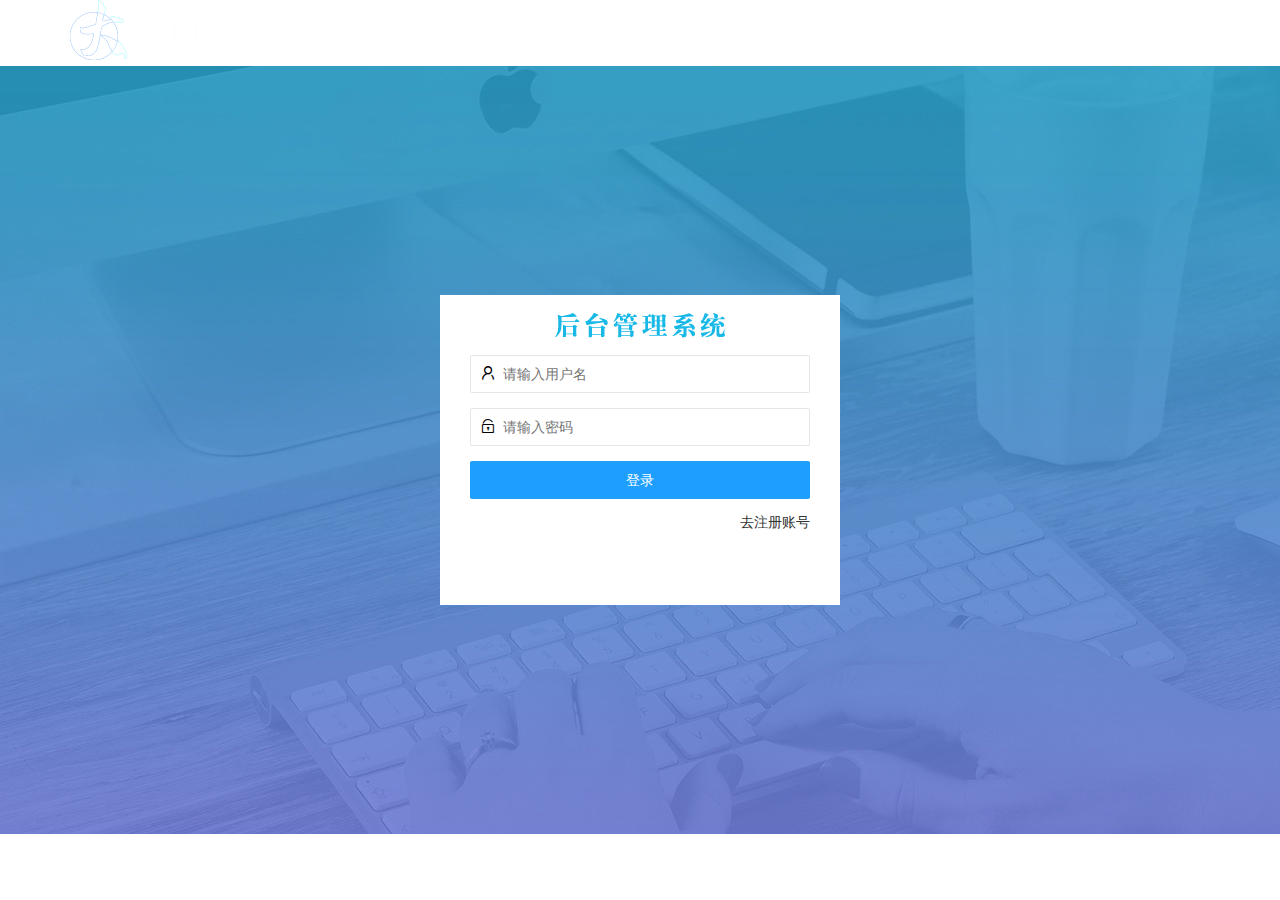
<file: login.html>
<!DOCTYPE html>
<html lang="en">

<head>
    <meta charset="UTF-8">
    <meta http-equiv="X-UA-Compatible" content="IE=edge">
    <meta name="viewport" content="width=device-width, initial-scale=1.0">
    <title>大事件-登录/注册</title>
    <link rel="stylesheet" href="/assets/lib/layui/css/layui.css">
    <link rel="stylesheet" href="/assets/css/login.css">
</head>

<body>
    <!--头部的login区域  -->
    <div class="layui-main">
        <img src="/assets/images/logo.png" alt="" />
    </div>

    <!-- 登录注册区域 -->
    <div class="loginAndRegBox">
        <div class="title-box"></div>
        <!-- 登录的div -->
        <div class="login-box">
            <!-- 登录的表单 -->
            <form class="layui-form" action="" id="form_login">
                <!-- 用户名 -->
                <div class="layui-form-item">
                    <i class="layui-icon layui-icon-username"></i>
                    <input type="text" name="username" required lay-verify="required" placeholder="请输入用户名" autocomplete="off" class="layui-input">
                </div>
                <!-- 密码 -->
                <div class="layui-form-item">
                    <i class="layui-icon layui-icon-password"></i>
                    <input type="password" name="password" required lay-verify="required|pwd" placeholder="请输入密码" autocomplete="off" class="layui-input">
                </div>
                <div class="layui-form-item">
                    <button class="layui-btn layui-btn-fluid layui-btn-normal" lay-submit lay-filter="formDemo">登录</button>
                </div>
                <div class="layui-form-item links">
                    <a href="javascript:;" id="link_reg">去注册账号</a>
                </div>
            </form>

        </div>
        <!-- 注册的div -->
        <div class="reg-box">
            <!-- 注册的表单 -->
            <form class="layui-form" id="form_reg">
                <!-- 用户名 -->
                <div class="layui-form-item">
                    <i class="layui-icon layui-icon-username"></i>
                    <input type="text" name="username" required lay-verify="required" placeholder="请输入用户名" autocomplete="off" class="layui-input">
                </div>
                <!-- 密码 -->
                <div class="layui-form-item">
                    <i class="layui-icon layui-icon-password"></i>
                    <input type="password" name="password" required lay-verify="required|pwd" placeholder="请输入密码" autocomplete="off" class="layui-input">
                </div>
                <!-- 密码确认框 -->
                <div class="layui-form-item">
                    <i class="layui-icon layui-icon-password"></i>
                    <input type="password" name="repassword" required lay-verify="required|pwd|repwd" placeholder="再次确认密码" autocomplete="off" class="layui-input">
                </div>
                <div class="layui-form-item">
                    <button class="layui-btn layui-btn-fluid layui-btn-normal" lay-submit lay-filter="formDemo">注册</button>
                </div>
                <div class="layui-form-item links">
                    <a href="javascript:;" id="link_login">去登录</a>
                </div>
            </form>
        </div>
    </div>
    <script src="/assets/lib/layui/layui.all.js"></script>
    <script src="/assets/lib/jquery.js"></script>
    <script src="/assets/js/baseAPI.js"></script>
    <script src="/assets/js/login.js"></script>

</body>

</html>
</file>
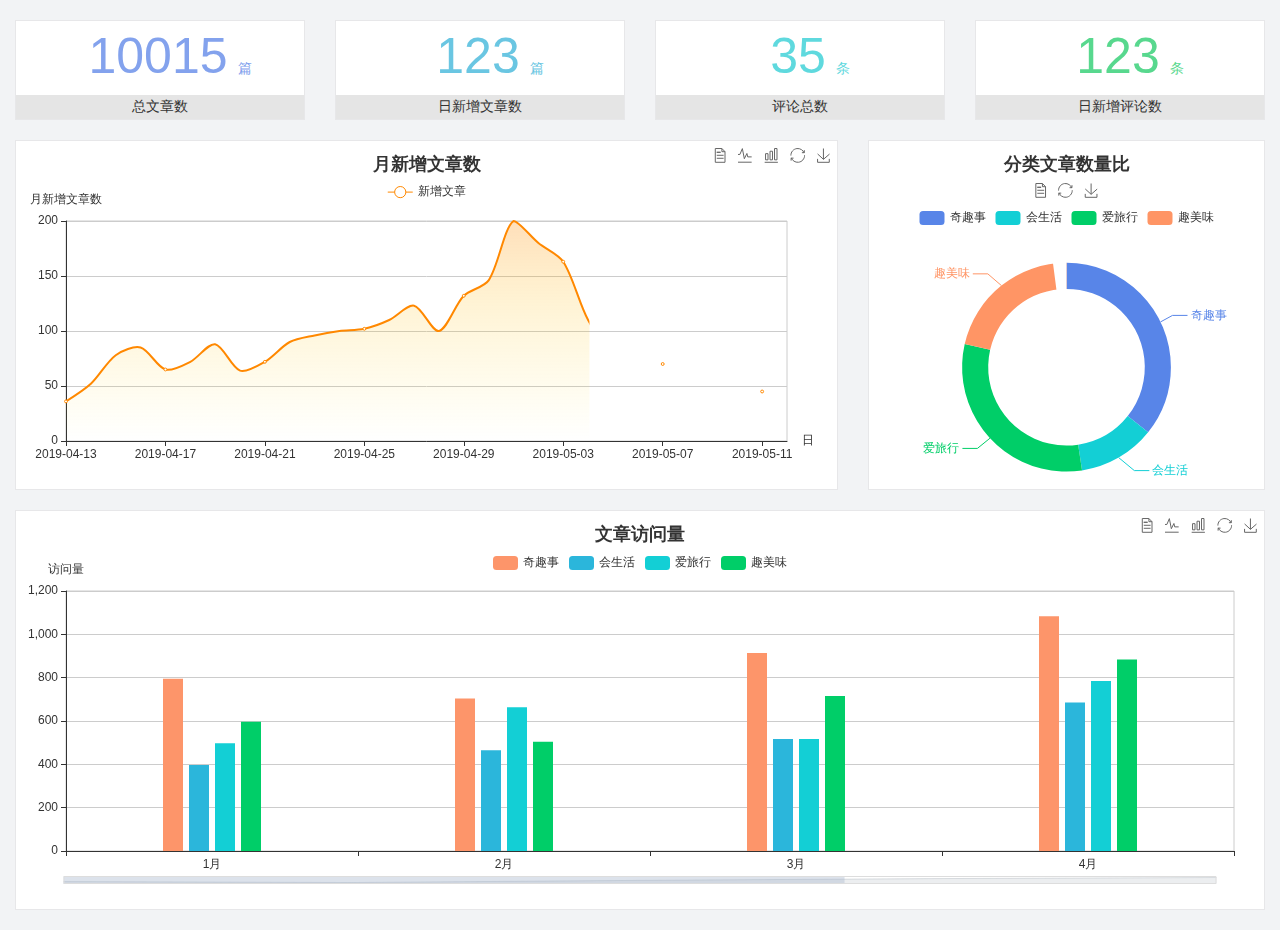
<file: home/dashboard.html>
<!DOCTYPE html>
<html lang="en">

<head>
  <meta charset="UTF-8">
  <meta name="viewport" content="width=device-width, initial-scale=1.0">
  <meta http-equiv="X-UA-Compatible" content="ie=edge">
  <title>图表统计</title>
  <link rel="stylesheet" href="../../assets/lib/bootstrap.css" />
  <link rel="stylesheet" href="../../assets/lib/main.css" />
  <script src="../../assets/lib/jquery.js"></script>
  <script type="text/javascript" src="../../assets/lib/echarts.min.js"></script>
</head>

<body>
  <div class="container-fluid">
    <div class="row spannel_list">
      <div class="col-sm-3 col-xs-6">
        <div class="spannel">
          <em>10015</em><span>篇</span>
          <b>总文章数</b>
        </div>
      </div>
      <div class="col-sm-3 col-xs-6">
        <div class="spannel scolor01">
          <em>123</em><span>篇</span>
          <b>日新增文章数</b>
        </div>
      </div>
      <div class="col-sm-3 col-xs-6">
        <div class="spannel scolor02">
          <em>35</em><span>条</span>
          <b>评论总数</b>
        </div>
      </div>
      <div class="col-sm-3 col-xs-6">
        <div class="spannel scolor03">
          <em>123</em><span>条</span>
          <b>日新增评论数</b>
        </div>
      </div>
    </div>
  </div>

  <div class="container-fluid">
    <div class="row curve-pie">
      <div class="col-lg-8 col-md-8">
        <div class="gragh_pannel" id="curve_show"></div>
      </div>
      <div class="col-lg-4 col-md-4">
        <div class="gragh_pannel" id="pie_show"></div>
      </div>
    </div>
  </div>

  <div class="container-fluid">
    <div class="column_pannel" id="column_show"></div>
  </div>

  <script>
    var oChart = echarts.init(document.getElementById('curve_show'));
    var aList_all = [
      { 'count': 36, 'date': '2019-04-13' },
      { 'count': 52, 'date': '2019-04-14' },
      { 'count': 78, 'date': '2019-04-15' },
      { 'count': 85, 'date': '2019-04-16' },
      { 'count': 65, 'date': '2019-04-17' },
      { 'count': 72, 'date': '2019-04-18' },
      { 'count': 88, 'date': '2019-04-19' },
      { 'count': 64, 'date': '2019-04-20' },
      { 'count': 72, 'date': '2019-04-21' },
      { 'count': 90, 'date': '2019-04-22' },
      { 'count': 96, 'date': '2019-04-23' },
      { 'count': 100, 'date': '2019-04-24' },
      { 'count': 102, 'date': '2019-04-25' },
      { 'count': 110, 'date': '2019-04-26' },
      { 'count': 123, 'date': '2019-04-27' },
      { 'count': 100, 'date': '2019-04-28' },
      { 'count': 132, 'date': '2019-04-29' },
      { 'count': 146, 'date': '2019-04-30' },
      { 'count': 200, 'date': '2019-05-01' },
      { 'count': 180, 'date': '2019-05-02' },
      { 'count': 163, 'date': '2019-05-03' },
      { 'count': 110, 'date': '2019-05-04' },
      { 'count': 80, 'date': '2019-05-05' },
      { 'count': 82, 'date': '2019-05-06' },
      { 'count': 70, 'date': '2019-05-07' },
      { 'count': 65, 'date': '2019-05-08' },
      { 'count': 54, 'date': '2019-05-09' },
      { 'count': 40, 'date': '2019-05-10' },
      { 'count': 45, 'date': '2019-05-11' },
      { 'count': 38, 'date': '2019-05-12' },
    ];

    let aCount = [];
    let aDate = [];

    for (var i = 0; i < aList_all.length; i++) {
      aCount.push(aList_all[i].count);
      aDate.push(aList_all[i].date);
    }

    var chartopt = {
      title: {
        text: '月新增文章数',
        left: 'center',
        top: '10'
      },
      tooltip: {
        trigger: 'axis'
      },
      legend: {
        data: ['新增文章'],
        top: '40'
      },
      toolbox: {
        show: true,
        feature: {
          mark: { show: true },
          dataView: { show: true, readOnly: false },
          magicType: { show: true, type: ['line', 'bar'] },
          restore: { show: true },
          saveAsImage: { show: true }
        }
      },
      calculable: true,
      xAxis: [
        {
          name: '日',
          type: 'category',
          boundaryGap: false,
          data: aDate
        }
      ],
      yAxis: [
        {
          name: '月新增文章数',
          type: 'value'
        }
      ],
      series: [
        {
          name: '新增文章',
          type: 'line',
          smooth: true,
          itemStyle: { normal: { areaStyle: { type: 'default' }, color: '#f80' }, lineStyle: { color: '#f80' } },
          data: aCount
        }],
      areaStyle: {
        normal: {
          color: new echarts.graphic.LinearGradient(0, 0, 0, 1, [{
            offset: 0,
            color: 'rgba(255,136,0,0.39)'
          }, {
            offset: .34,
            color: 'rgba(255,180,0,0.25)'
          }, {
            offset: 1,
            color: 'rgba(255,222,0,0.00)'
          }])

        }
      },
      grid: {
        show: true,
        x: 50,
        x2: 50,
        y: 80,
        height: 220
      }
    };

    oChart.setOption(chartopt);


    var oPie = echarts.init(document.getElementById('pie_show'));
    var oPieopt =
    {
      title: {
        top: 10,
        text: '分类文章数量比',
        x: 'center'
      },
      tooltip: {
        trigger: 'item',
        formatter: "{a} <br/>{b} : {c} ({d}%)"
      },
      color: ['#5885e8', '#13cfd5', '#00ce68', '#ff9565'],
      legend: {
        x: 'center',
        top: 65,
        data: ['奇趣事', '会生活', '爱旅行', '趣美味']
      },
      toolbox: {
        show: true,
        x: 'center',
        top: 35,
        feature: {
          mark: { show: true },
          dataView: { show: true, readOnly: false },
          magicType: {
            show: true,
            type: ['pie', 'funnel'],
            option: {
              funnel: {
                x: '25%',
                width: '50%',
                funnelAlign: 'left',
                max: 1548
              }
            }
          },
          restore: { show: true },
          saveAsImage: { show: true }
        }
      },
      calculable: true,
      series: [
        {
          name: '访问来源',
          type: 'pie',
          radius: ['45%', '60%'],
          center: ['50%', '65%'],
          data: [
            { value: 300, name: '奇趣事' },
            { value: 100, name: '会生活' },
            { value: 260, name: '爱旅行' },
            { value: 180, name: '趣美味' }
          ]
        }
      ]
    };
    oPie.setOption(oPieopt);



    var oColumn = this.echarts.init(document.getElementById('column_show'));
    var oColumnopt =
    {
      title: {
        text: '文章访问量',
        left: 'center',
        top: '10'
      },
      tooltip: {
        trigger: 'axis'
      },
      legend: {
        data: ['奇趣事', '会生活', '爱旅行', '趣美味'],
        top: '40'
      },
      toolbox: {
        show: true,
        feature: {
          mark: { show: true },
          dataView: { show: true, readOnly: false },
          magicType: { show: true, type: ['line', 'bar'] },
          restore: { show: true },
          saveAsImage: { show: true }
        }
      },
      calculable: true,
      xAxis: [
        {
          type: 'category',
          data: ['1月', '2月', '3月', '4月', '5月']
        }
      ],
      yAxis: [
        {
          name: '访问量',
          type: 'value'
        }
      ],
      series: [
        {
          name: '奇趣事',
          type: 'bar',
          barWidth: 20,
          itemStyle: {
            normal: { areaStyle: { type: 'default' }, color: '#fd956a' }
          },
          data: [800, 708, 920, 1090, 1200]
        },
        {
          name: '会生活',
          type: 'bar',
          barWidth: 20,
          itemStyle: {
            normal: { areaStyle: { type: 'default' }, color: '#2bb6db' }
          },
          data: [400, 468, 520, 690, 800]
        },
        {
          name: '爱旅行',
          type: 'bar',
          barWidth: 20,
          itemStyle: {
            normal: { areaStyle: { type: 'default' }, color: '#13cfd5' }
          },
          data: [500, 668, 520, 790, 900]
        },
        {
          name: '趣美味',
          type: 'bar',
          barWidth: 20,
          itemStyle: {
            normal: { areaStyle: { type: 'default' }, color: '#00ce68' }
          },
          data: [600, 508, 720, 890, 1000]
        }
      ],
      grid: {
        show: true,
        x: 50,
        x2: 30,
        y: 80,
        height: 260
      },
      dataZoom: [//给x轴设置滚动条
        {
          start: 0,//默认为0
          end: 100 - 1000 / 31,//默认为100
          type: 'slider',
          show: true,
          xAxisIndex: [0],
          handleSize: 0,//滑动条的 左右2个滑动条的大小
          height: 8,//组件高度
          left: 45, //左边的距离
          right: 50,//右边的距离
          bottom: 26,//右边的距离
          handleColor: '#ddd',//h滑动图标的颜色
          handleStyle: {
            borderColor: "#cacaca",
            borderWidth: "1",
            shadowBlur: 2,
            background: "#ddd",
            shadowColor: "#ddd",
          }
        }]
    };
    oColumn.setOption(oColumnopt);
  </script>
</body>

</html>
</file>
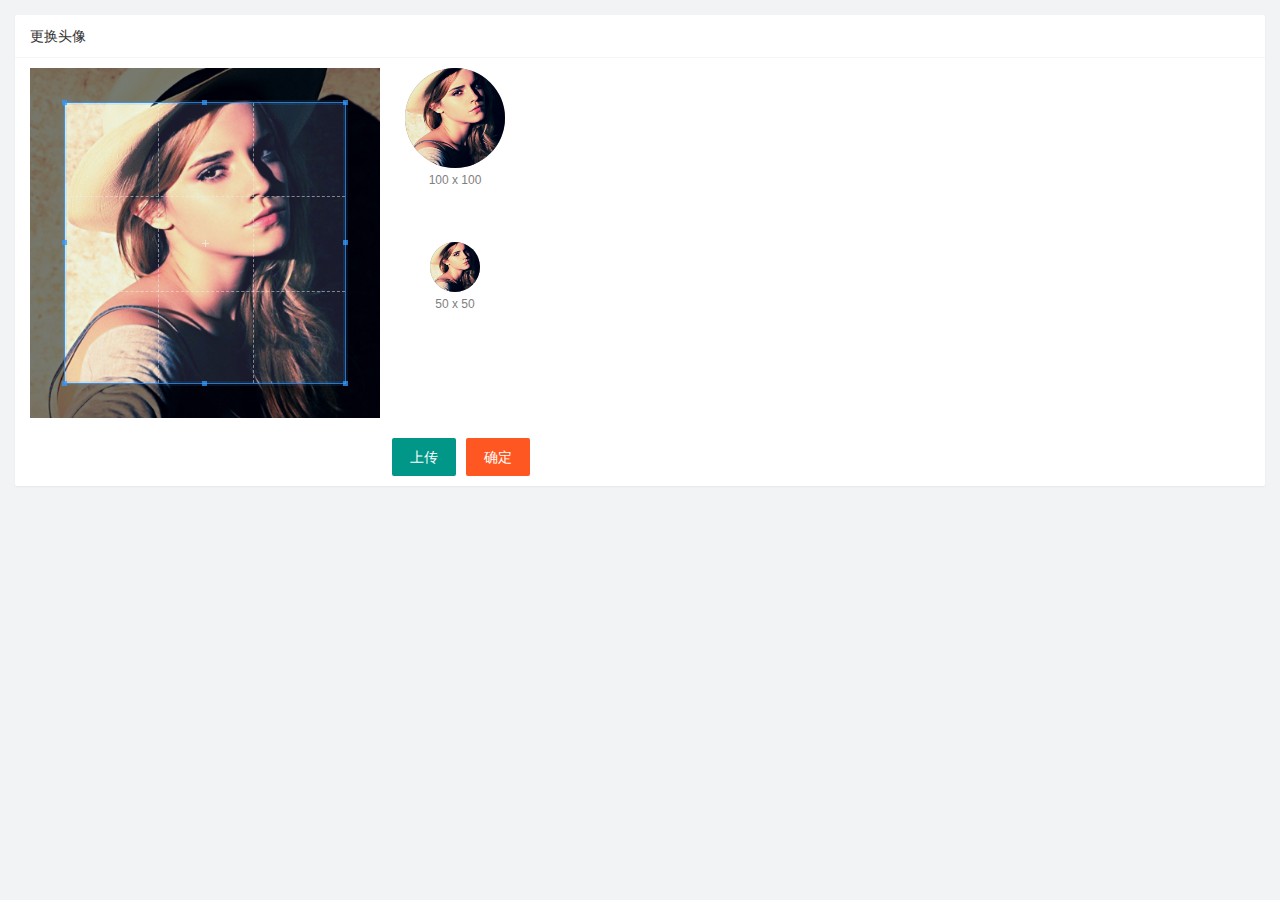
<file: user/user_avatar.html>
<!DOCTYPE html>
<html lang="en">

<head>
    <meta charset="UTF-8">
    <meta http-equiv="X-UA-Compatible" content="IE=edge">
    <meta name="viewport" content="width=device-width, initial-scale=1.0">
    <title>Document</title>
    <link rel="stylesheet" href="/assets/lib/layui/css/layui.css">
    <link rel="stylesheet" href="/assets/lib/cropper/cropper.css" />
    <link rel="stylesheet" href="/assets/css/user/user_avatar.css">
</head>

<body>
    <!-- 卡片区域 -->
    <div class="layui-card">
        <div class="layui-card-header">更换头像</div>
        <div class="layui-card-body">
            <!-- 第一行的图片裁剪和预览区域 -->
            <div class="row1">
                <!-- 图片裁剪区域 -->
                <div class="cropper-box">
                    <!-- 这个 img 标签很重要，将来会把它初始化为裁剪区域 -->
                    <img id="image" src="/assets/images/sample.jpg" />
                </div>
                <!-- 图片的预览区域 -->
                <div class="preview-box">
                    <div>
                        <!-- 宽高为 100px 的预览区域 -->
                        <div class="img-preview w100"></div>
                        <p class="size">100 x 100</p>
                    </div>
                    <div>
                        <!-- 宽高为 50px 的预览区域 -->
                        <div class="img-preview w50"></div>
                        <p class="size">50 x 50</p>
                    </div>
                </div>
            </div>

            <!-- 第二行的按钮区域 -->
            <div class="row2">
                <!-- 通过 accept 属性 可以指定 允许用户选择什么类型的图片 -->
                <input type="file" id="file" accept="image/png,image/jpeg">
                <button type="button" class="layui-btn" id="btnChooseImage">上传</button>
                <button type="button" class="layui-btn layui-btn-danger" id="btnUpload">确定</button>
            </div>
        </div>
    </div>
    <script src="/assets/lib/layui/layui.all.js"></script>
    <script src="/assets/lib/jquery.js"></script>
    <script src="/assets/lib/cropper/Cropper.js"></script>
    <script src="/assets/lib/cropper/jquery-cropper.js"></script>
    <script src="/assets/js/baseAPI.js"></script>
    <script src="/assets/js/user/user_avatar.js"></script>
</body>

</html>
</file>
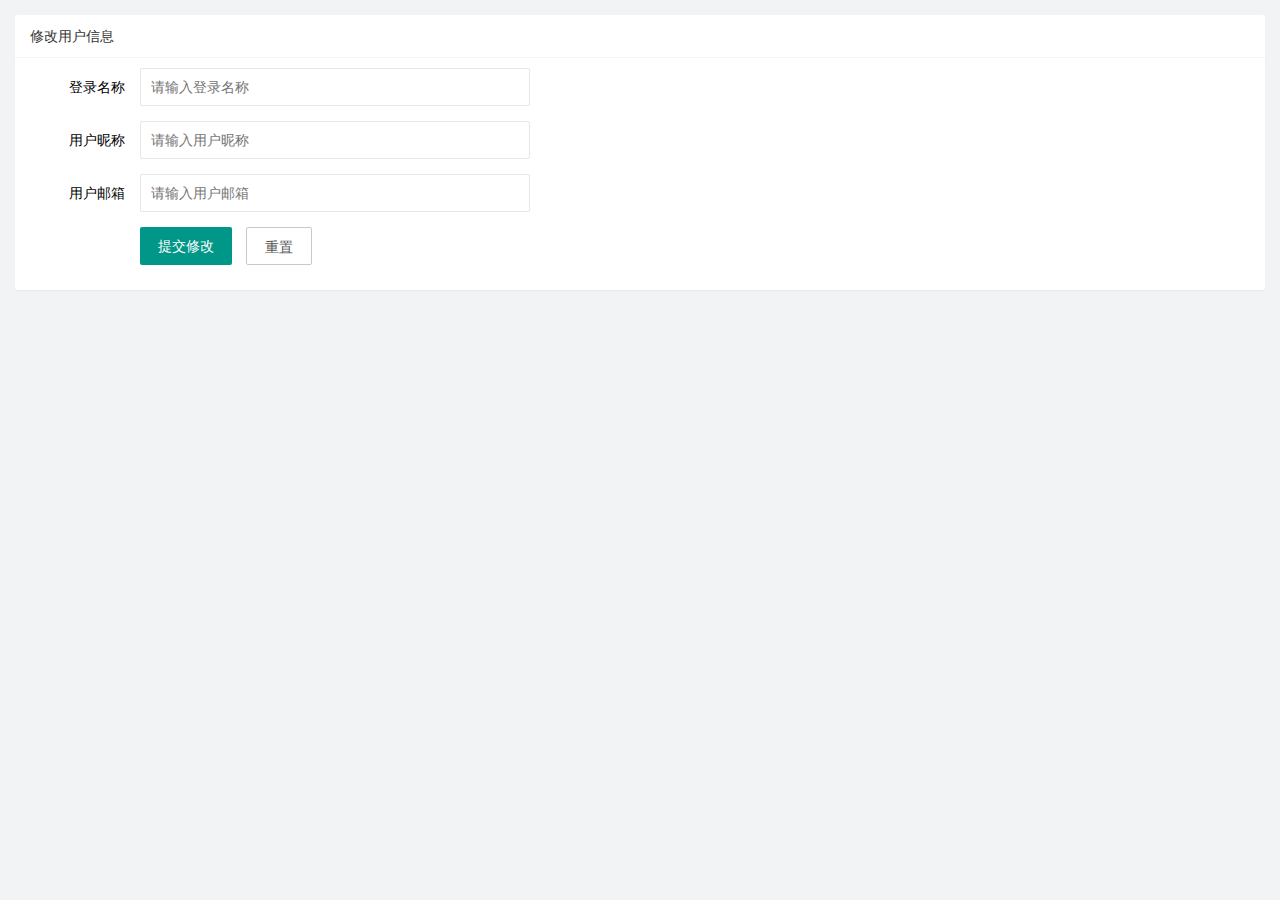
<file: user/user_info.html>
<!DOCTYPE html>
<html lang="en">

<head>
    <meta charset="UTF-8">
    <meta http-equiv="X-UA-Compatible" content="IE=edge">
    <meta name="viewport" content="width=device-width, initial-scale=1.0">
    <title>Document</title>
    <link rel="stylesheet" href="/assets/lib/layui/css/layui.css">
    <link rel="stylesheet" href="/assets/css/user/user_info.css">
</head>

<body>
    <!-- 卡片区域 -->
    <div class="layui-card">
        <div class="layui-card-header">修改用户信息</div>
        <div class="layui-card-body">
            <form class="layui-form" lay-filter="formUserInfo">
                <!-- 这是隐藏域 -->
                <input type="hidden" name="id" value="">
                <div class="layui-form-item">
                    <label class="layui-form-label">登录名称</label>
                    <div class="layui-input-block">
                        <input type="text" name="username" required lay-verify="required" placeholder="请输入登录名称" autocomplete="off" class="layui-input" readonly>
                    </div>
                </div>
                <div class="layui-form-item">
                    <label class="layui-form-label">用户昵称</label>
                    <div class="layui-input-block">
                        <input type="text" name="nickname" required lay-verify="required|nickname" placeholder="请输入用户昵称" autocomplete="off" class="layui-input">
                    </div>
                </div>
                <div class="layui-form-item">
                    <label class="layui-form-label">用户邮箱</label>
                    <div class="layui-input-block">
                        <input type="text" name="email" required lay-verify="required|email" placeholder="请输入用户邮箱" autocomplete="off" class="layui-input">
                    </div>
                </div>
                <div class="layui-form-item">
                    <div class="layui-input-block">
                        <button class="layui-btn" lay-submit lay-filter="formDemo">提交修改</button>
                        <button type="reset" class="layui-btn layui-btn-primary" id="btnReset">重置</button>
                    </div>
                </div>
            </form>
        </div>
    </div>
    <script src="/assets/lib/layui/layui.all.js"></script>
    <script src="/assets/lib/jquery.js"></script>
    <script src="/assets/js/baseAPI.js"></script>
    <script src="/assets/js/user/user_info.js"></script>
</body>

</html>
</file>
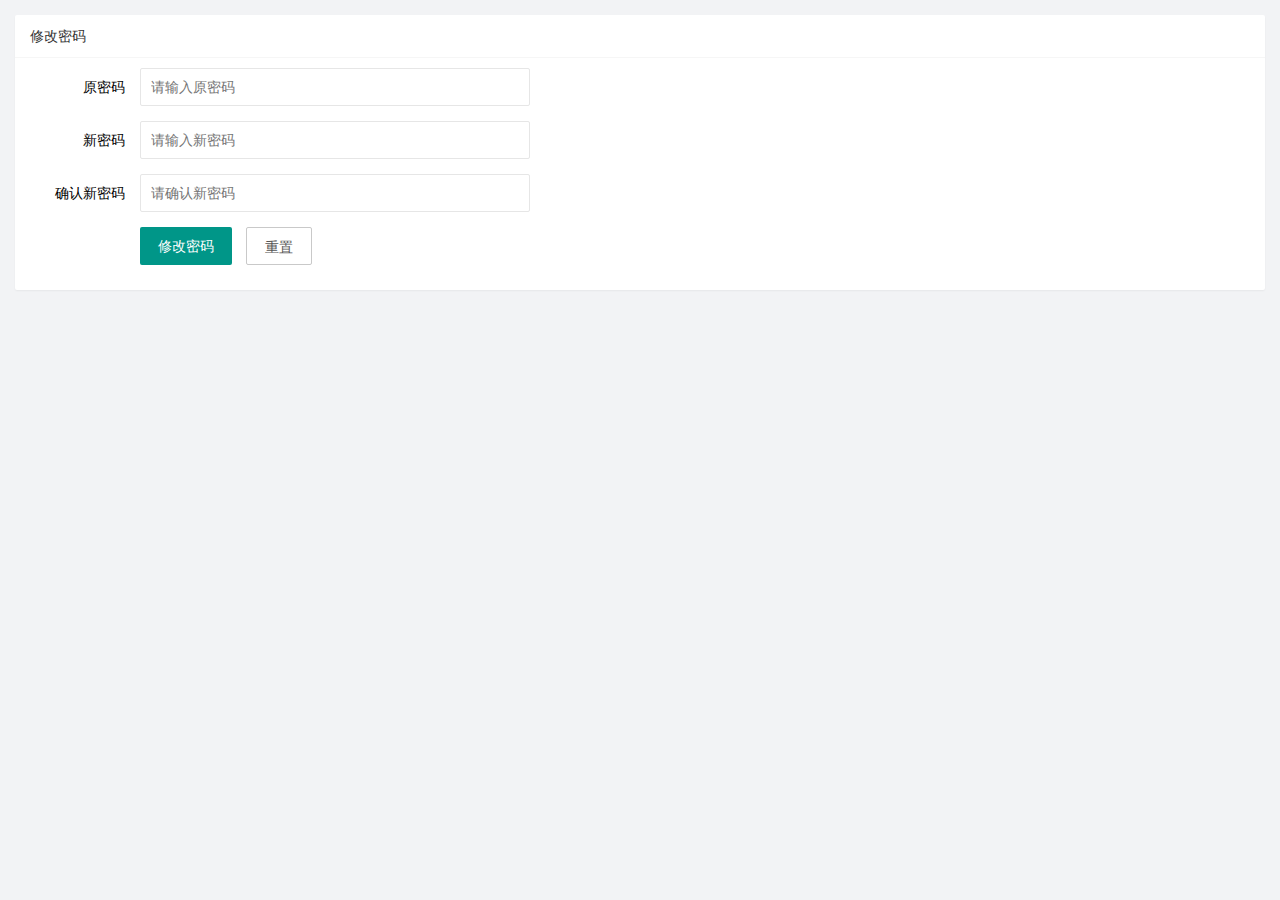
<file: user/user_pwd.html>
<!DOCTYPE html>
<html lang="en">

<head>
    <meta charset="UTF-8">
    <meta http-equiv="X-UA-Compatible" content="IE=edge">
    <meta name="viewport" content="width=device-width, initial-scale=1.0">
    <title>Document</title>
    <link rel="stylesheet" href="/assets/lib/layui/css/layui.css">
    <link rel="stylesheet" href="/assets/css/user/user_pwd.css">
</head>

<body>
    <!-- 卡片区域 -->
    <div class="layui-card">
        <div class="layui-card-header">修改密码</div>
        <div class="layui-card-body">
            <form class="layui-form">
                <div class="layui-form-item">
                    <label class="layui-form-label">原密码</label>
                    <div class="layui-input-block">
                        <input type="password" name="oldPwd" required lay-verify="required|pwd" placeholder="请输入原密码" autocomplete="off" class="layui-input">
                    </div>
                </div>
                <div class="layui-form-item">
                    <label class="layui-form-label">新密码</label>
                    <div class="layui-input-block">
                        <input type="password" name="newPwd" required lay-verify="required|pwd|samePwd" placeholder="请输入新密码" autocomplete="off" class="layui-input">
                    </div>
                </div>
                <div class="layui-form-item">
                    <label class="layui-form-label">确认新密码</label>
                    <div class="layui-input-block">
                        <input type="password" name="rePwd" required lay-verify="required|pwd|rePwd" placeholder="请确认新密码" autocomplete="off" class="layui-input">
                    </div>
                </div>
                <div class="layui-form-item">
                    <div class="layui-input-block">
                        <button class="layui-btn" lay-submit lay-filter="formDemo">修改密码</button>
                        <button type="reset" class="layui-btn layui-btn-primary">重置</button>
                    </div>
                </div>
            </form>
            </form>
        </div>
    </div>
    <script src="/assets/lib/layui/layui.all.js"></script>
    <script src="/assets/lib/jquery.js"></script>
    <script src="/assets/js/baseAPI.js"></script>
    <script src="/assets/js/user/user_pwd.js"></script>
</body>

</html>
</file>
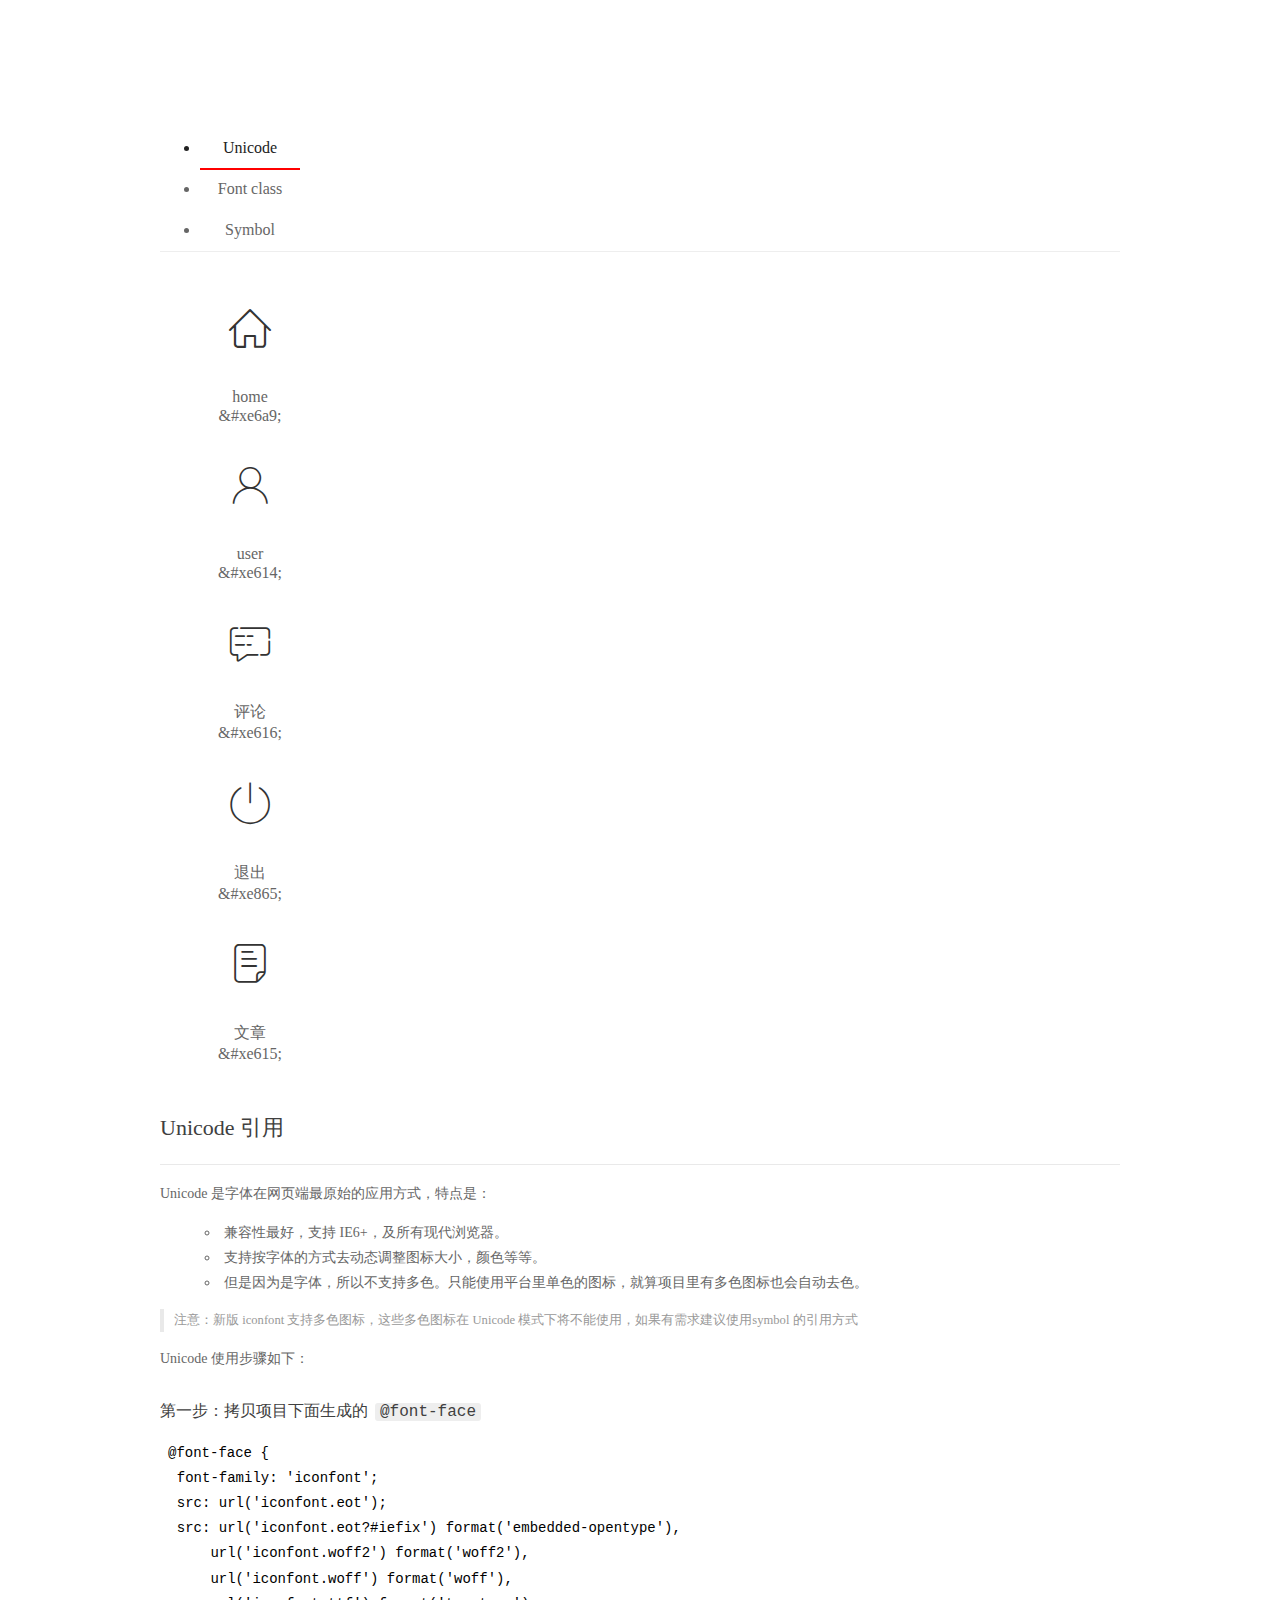
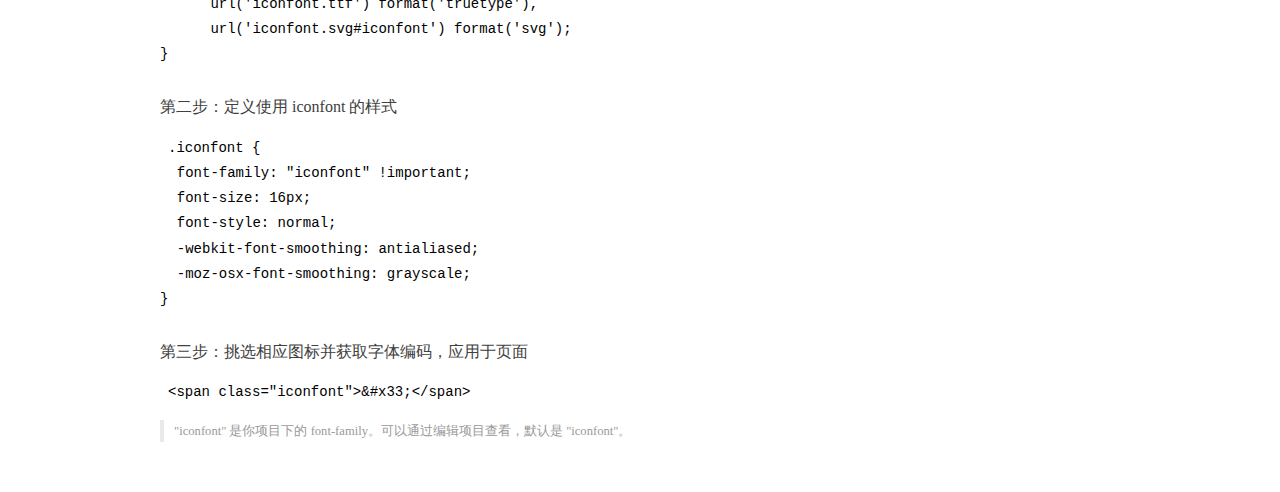
<file: assets/fonts/demo_index.html>
<!DOCTYPE html>
<html>
<head>
  <meta charset="utf-8"/>
  <title>IconFont Demo</title>
  <link rel="shortcut icon" href="https://gtms04.alicdn.com/tps/i4/TB1_oz6GVXXXXaFXpXXJDFnIXXX-64-64.ico" type="image/x-icon"/>
  <link rel="stylesheet" href="https://g.alicdn.com/thx/cube/1.3.2/cube.min.css">
  <link rel="stylesheet" href="demo.css">
  <link rel="stylesheet" href="iconfont.css">
  <script src="iconfont.js"></script>
  <!-- jQuery -->
  <script src="https://a1.alicdn.com/oss/uploads/2018/12/26/7bfddb60-08e8-11e9-9b04-53e73bb6408b.js"></script>
  <!-- 代码高亮 -->
  <script src="https://a1.alicdn.com/oss/uploads/2018/12/26/a3f714d0-08e6-11e9-8a15-ebf944d7534c.js"></script>
</head>
<body>
  <div class="main">
    <h1 class="logo"><a href="https://www.iconfont.cn/" title="iconfont 首页" target="_blank">&#xe86b;</a></h1>
    <div class="nav-tabs">
      <ul id="tabs" class="dib-box">
        <li class="dib active"><span>Unicode</span></li>
        <li class="dib"><span>Font class</span></li>
        <li class="dib"><span>Symbol</span></li>
      </ul>
      
    </div>
    <div class="tab-container">
      <div class="content unicode" style="display: block;">
          <ul class="icon_lists dib-box">
          
            <li class="dib">
              <span class="icon iconfont">&#xe6a9;</span>
                <div class="name">home</div>
                <div class="code-name">&amp;#xe6a9;</div>
              </li>
          
            <li class="dib">
              <span class="icon iconfont">&#xe614;</span>
                <div class="name">user</div>
                <div class="code-name">&amp;#xe614;</div>
              </li>
          
            <li class="dib">
              <span class="icon iconfont">&#xe616;</span>
                <div class="name">评论</div>
                <div class="code-name">&amp;#xe616;</div>
              </li>
          
            <li class="dib">
              <span class="icon iconfont">&#xe865;</span>
                <div class="name">退出</div>
                <div class="code-name">&amp;#xe865;</div>
              </li>
          
            <li class="dib">
              <span class="icon iconfont">&#xe615;</span>
                <div class="name">文章</div>
                <div class="code-name">&amp;#xe615;</div>
              </li>
          
          </ul>
          <div class="article markdown">
          <h2 id="unicode-">Unicode 引用</h2>
          <hr>

          <p>Unicode 是字体在网页端最原始的应用方式，特点是：</p>
          <ul>
            <li>兼容性最好，支持 IE6+，及所有现代浏览器。</li>
            <li>支持按字体的方式去动态调整图标大小，颜色等等。</li>
            <li>但是因为是字体，所以不支持多色。只能使用平台里单色的图标，就算项目里有多色图标也会自动去色。</li>
          </ul>
          <blockquote>
            <p>注意：新版 iconfont 支持多色图标，这些多色图标在 Unicode 模式下将不能使用，如果有需求建议使用symbol 的引用方式</p>
          </blockquote>
          <p>Unicode 使用步骤如下：</p>
          <h3 id="-font-face">第一步：拷贝项目下面生成的 <code>@font-face</code></h3>
<pre><code class="language-css"
>@font-face {
  font-family: 'iconfont';
  src: url('iconfont.eot');
  src: url('iconfont.eot?#iefix') format('embedded-opentype'),
      url('iconfont.woff2') format('woff2'),
      url('iconfont.woff') format('woff'),
      url('iconfont.ttf') format('truetype'),
      url('iconfont.svg#iconfont') format('svg');
}
</code></pre>
          <h3 id="-iconfont-">第二步：定义使用 iconfont 的样式</h3>
<pre><code class="language-css"
>.iconfont {
  font-family: "iconfont" !important;
  font-size: 16px;
  font-style: normal;
  -webkit-font-smoothing: antialiased;
  -moz-osx-font-smoothing: grayscale;
}
</code></pre>
          <h3 id="-">第三步：挑选相应图标并获取字体编码，应用于页面</h3>
<pre>
<code class="language-html"
>&lt;span class="iconfont"&gt;&amp;#x33;&lt;/span&gt;
</code></pre>
          <blockquote>
            <p>"iconfont" 是你项目下的 font-family。可以通过编辑项目查看，默认是 "iconfont"。</p>
          </blockquote>
          </div>
      </div>
      <div class="content font-class">
        <ul class="icon_lists dib-box">
          
          <li class="dib">
            <span class="icon iconfont icon-home"></span>
            <div class="name">
              home
            </div>
            <div class="code-name">.icon-home
            </div>
          </li>
          
          <li class="dib">
            <span class="icon iconfont icon-user"></span>
            <div class="name">
              user
            </div>
            <div class="code-name">.icon-user
            </div>
          </li>
          
          <li class="dib">
            <span class="icon iconfont icon-pinglun"></span>
            <div class="name">
              评论
            </div>
            <div class="code-name">.icon-pinglun
            </div>
          </li>
          
          <li class="dib">
            <span class="icon iconfont icon-tuichu"></span>
            <div class="name">
              退出
            </div>
            <div class="code-name">.icon-tuichu
            </div>
          </li>
          
          <li class="dib">
            <span class="icon iconfont icon-16"></span>
            <div class="name">
              文章
            </div>
            <div class="code-name">.icon-16
            </div>
          </li>
          
        </ul>
        <div class="article markdown">
        <h2 id="font-class-">font-class 引用</h2>
        <hr>

        <p>font-class 是 Unicode 使用方式的一种变种，主要是解决 Unicode 书写不直观，语意不明确的问题。</p>
        <p>与 Unicode 使用方式相比，具有如下特点：</p>
        <ul>
          <li>兼容性良好，支持 IE8+，及所有现代浏览器。</li>
          <li>相比于 Unicode 语意明确，书写更直观。可以很容易分辨这个 icon 是什么。</li>
          <li>因为使用 class 来定义图标，所以当要替换图标时，只需要修改 class 里面的 Unicode 引用。</li>
          <li>不过因为本质上还是使用的字体，所以多色图标还是不支持的。</li>
        </ul>
        <p>使用步骤如下：</p>
        <h3 id="-fontclass-">第一步：引入项目下面生成的 fontclass 代码：</h3>
<pre><code class="language-html">&lt;link rel="stylesheet" href="./iconfont.css"&gt;
</code></pre>
        <h3 id="-">第二步：挑选相应图标并获取类名，应用于页面：</h3>
<pre><code class="language-html">&lt;span class="iconfont icon-xxx"&gt;&lt;/span&gt;
</code></pre>
        <blockquote>
          <p>"
            iconfont" 是你项目下的 font-family。可以通过编辑项目查看，默认是 "iconfont"。</p>
        </blockquote>
      </div>
      </div>
      <div class="content symbol">
          <ul class="icon_lists dib-box">
          
            <li class="dib">
                <svg class="icon svg-icon" aria-hidden="true">
                  <use xlink:href="#icon-home"></use>
                </svg>
                <div class="name">home</div>
                <div class="code-name">#icon-home</div>
            </li>
          
            <li class="dib">
                <svg class="icon svg-icon" aria-hidden="true">
                  <use xlink:href="#icon-user"></use>
                </svg>
                <div class="name">user</div>
                <div class="code-name">#icon-user</div>
            </li>
          
            <li class="dib">
                <svg class="icon svg-icon" aria-hidden="true">
                  <use xlink:href="#icon-pinglun"></use>
                </svg>
                <div class="name">评论</div>
                <div class="code-name">#icon-pinglun</div>
            </li>
          
            <li class="dib">
                <svg class="icon svg-icon" aria-hidden="true">
                  <use xlink:href="#icon-tuichu"></use>
                </svg>
                <div class="name">退出</div>
                <div class="code-name">#icon-tuichu</div>
            </li>
          
            <li class="dib">
                <svg class="icon svg-icon" aria-hidden="true">
                  <use xlink:href="#icon-16"></use>
                </svg>
                <div class="name">文章</div>
                <div class="code-name">#icon-16</div>
            </li>
          
          </ul>
          <div class="article markdown">
          <h2 id="symbol-">Symbol 引用</h2>
          <hr>

          <p>这是一种全新的使用方式，应该说这才是未来的主流，也是平台目前推荐的用法。相关介绍可以参考这篇<a href="">文章</a>
            这种用法其实是做了一个 SVG 的集合，与另外两种相比具有如下特点：</p>
          <ul>
            <li>支持多色图标了，不再受单色限制。</li>
            <li>通过一些技巧，支持像字体那样，通过 <code>font-size</code>, <code>color</code> 来调整样式。</li>
            <li>兼容性较差，支持 IE9+，及现代浏览器。</li>
            <li>浏览器渲染 SVG 的性能一般，还不如 png。</li>
          </ul>
          <p>使用步骤如下：</p>
          <h3 id="-symbol-">第一步：引入项目下面生成的 symbol 代码：</h3>
<pre><code class="language-html">&lt;script src="./iconfont.js"&gt;&lt;/script&gt;
</code></pre>
          <h3 id="-css-">第二步：加入通用 CSS 代码（引入一次就行）：</h3>
<pre><code class="language-html">&lt;style&gt;
.icon {
  width: 1em;
  height: 1em;
  vertical-align: -0.15em;
  fill: currentColor;
  overflow: hidden;
}
&lt;/style&gt;
</code></pre>
          <h3 id="-">第三步：挑选相应图标并获取类名，应用于页面：</h3>
<pre><code class="language-html">&lt;svg class="icon" aria-hidden="true"&gt;
  &lt;use xlink:href="#icon-xxx"&gt;&lt;/use&gt;
&lt;/svg&gt;
</code></pre>
          </div>
      </div>

    </div>
  </div>
  <script>
  $(document).ready(function () {
      $('.tab-container .content:first').show()

      $('#tabs li').click(function (e) {
        var tabContent = $('.tab-container .content')
        var index = $(this).index()

        if ($(this).hasClass('active')) {
          return
        } else {
          $('#tabs li').removeClass('active')
          $(this).addClass('active')

          tabContent.hide().eq(index).fadeIn()
        }
      })
    })
  </script>
</body>
</html>
</file>
<file: assets/lib/layui/css/layui.css>
/** layui-v2.5.5 MIT License By https://www.layui.com */
 .layui-inline,img{display:inline-block;vertical-align:middle}h1,h2,h3,h4,h5,h6{font-weight:400}.layui-edge,.layui-header,.layui-inline,.layui-main{position:relative}.layui-body,.layui-edge,.layui-elip{overflow:hidden}.layui-btn,.layui-edge,.layui-inline,img{vertical-align:middle}.layui-btn,.layui-disabled,.layui-icon,.layui-unselect{-moz-user-select:none;-webkit-user-select:none;-ms-user-select:none}.layui-elip,.layui-form-checkbox span,.layui-form-pane .layui-form-label{text-overflow:ellipsis;white-space:nowrap}.layui-breadcrumb,.layui-tree-btnGroup{visibility:hidden}blockquote,body,button,dd,div,dl,dt,form,h1,h2,h3,h4,h5,h6,input,li,ol,p,pre,td,textarea,th,ul{margin:0;padding:0;-webkit-tap-highlight-color:rgba(0,0,0,0)}a:active,a:hover{outline:0}img{border:none}li{list-style:none}table{border-collapse:collapse;border-spacing:0}h4,h5,h6{font-size:100%}button,input,optgroup,option,select,textarea{font-family:inherit;font-size:inherit;font-style:inherit;font-weight:inherit;outline:0}pre{white-space:pre-wrap;white-space:-moz-pre-wrap;white-space:-pre-wrap;white-space:-o-pre-wrap;word-wrap:break-word}body{line-height:24px;font:14px Helvetica Neue,Helvetica,PingFang SC,Tahoma,Arial,sans-serif}hr{height:1px;margin:10px 0;border:0;clear:both}a{color:#333;text-decoration:none}a:hover{color:#777}a cite{font-style:normal;*cursor:pointer}.layui-border-box,.layui-border-box *{box-sizing:border-box}.layui-box,.layui-box *{box-sizing:content-box}.layui-clear{clear:both;*zoom:1}.layui-clear:after{content:'\20';clear:both;*zoom:1;display:block;height:0}.layui-inline{*display:inline;*zoom:1}.layui-edge{display:inline-block;width:0;height:0;border-width:6px;border-style:dashed;border-color:transparent}.layui-edge-top{top:-4px;border-bottom-color:#999;border-bottom-style:solid}.layui-edge-right{border-left-color:#999;border-left-style:solid}.layui-edge-bottom{top:2px;border-top-color:#999;border-top-style:solid}.layui-edge-left{border-right-color:#999;border-right-style:solid}.layui-disabled,.layui-disabled:hover{color:#d2d2d2!important;cursor:not-allowed!important}.layui-circle{border-radius:100%}.layui-show{display:block!important}.layui-hide{display:none!important}@font-face{font-family:layui-icon;src:url(../font/iconfont.eot?v=250);src:url(../font/iconfont.eot?v=250#iefix) format('embedded-opentype'),url(../font/iconfont.woff2?v=250) format('woff2'),url(../font/iconfont.woff?v=250) format('woff'),url(../font/iconfont.ttf?v=250) format('truetype'),url(../font/iconfont.svg?v=250#layui-icon) format('svg')}.layui-icon{font-family:layui-icon!important;font-size:16px;font-style:normal;-webkit-font-smoothing:antialiased;-moz-osx-font-smoothing:grayscale}.layui-icon-reply-fill:before{content:"\e611"}.layui-icon-set-fill:before{content:"\e614"}.layui-icon-menu-fill:before{content:"\e60f"}.layui-icon-search:before{content:"\e615"}.layui-icon-share:before{content:"\e641"}.layui-icon-set-sm:before{content:"\e620"}.layui-icon-engine:before{content:"\e628"}.layui-icon-close:before{content:"\1006"}.layui-icon-close-fill:before{content:"\1007"}.layui-icon-chart-screen:before{content:"\e629"}.layui-icon-star:before{content:"\e600"}.layui-icon-circle-dot:before{content:"\e617"}.layui-icon-chat:before{content:"\e606"}.layui-icon-release:before{content:"\e609"}.layui-icon-list:before{content:"\e60a"}.layui-icon-chart:before{content:"\e62c"}.layui-icon-ok-circle:before{content:"\1005"}.layui-icon-layim-theme:before{content:"\e61b"}.layui-icon-table:before{content:"\e62d"}.layui-icon-right:before{content:"\e602"}.layui-icon-left:before{content:"\e603"}.layui-icon-cart-simple:before{content:"\e698"}.layui-icon-face-cry:before{content:"\e69c"}.layui-icon-face-smile:before{content:"\e6af"}.layui-icon-survey:before{content:"\e6b2"}.layui-icon-tree:before{content:"\e62e"}.layui-icon-upload-circle:before{content:"\e62f"}.layui-icon-add-circle:before{content:"\e61f"}.layui-icon-download-circle:before{content:"\e601"}.layui-icon-templeate-1:before{content:"\e630"}.layui-icon-util:before{content:"\e631"}.layui-icon-face-surprised:before{content:"\e664"}.layui-icon-edit:before{content:"\e642"}.layui-icon-speaker:before{content:"\e645"}.layui-icon-down:before{content:"\e61a"}.layui-icon-file:before{content:"\e621"}.layui-icon-layouts:before{content:"\e632"}.layui-icon-rate-half:before{content:"\e6c9"}.layui-icon-add-circle-fine:before{content:"\e608"}.layui-icon-prev-circle:before{content:"\e633"}.layui-icon-read:before{content:"\e705"}.layui-icon-404:before{content:"\e61c"}.layui-icon-carousel:before{content:"\e634"}.layui-icon-help:before{content:"\e607"}.layui-icon-code-circle:before{content:"\e635"}.layui-icon-water:before{content:"\e636"}.layui-icon-username:before{content:"\e66f"}.layui-icon-find-fill:before{content:"\e670"}.layui-icon-about:before{content:"\e60b"}.layui-icon-location:before{content:"\e715"}.layui-icon-up:before{content:"\e619"}.layui-icon-pause:before{content:"\e651"}.layui-icon-date:before{content:"\e637"}.layui-icon-layim-uploadfile:before{content:"\e61d"}.layui-icon-delete:before{content:"\e640"}.layui-icon-play:before{content:"\e652"}.layui-icon-top:before{content:"\e604"}.layui-icon-friends:before{content:"\e612"}.layui-icon-refresh-3:before{content:"\e9aa"}.layui-icon-ok:before{content:"\e605"}.layui-icon-layer:before{content:"\e638"}.layui-icon-face-smile-fine:before{content:"\e60c"}.layui-icon-dollar:before{content:"\e659"}.layui-icon-group:before{content:"\e613"}.layui-icon-layim-download:before{content:"\e61e"}.layui-icon-picture-fine:before{content:"\e60d"}.layui-icon-link:before{content:"\e64c"}.layui-icon-diamond:before{content:"\e735"}.layui-icon-log:before{content:"\e60e"}.layui-icon-rate-solid:before{content:"\e67a"}.layui-icon-fonts-del:before{content:"\e64f"}.layui-icon-unlink:before{content:"\e64d"}.layui-icon-fonts-clear:before{content:"\e639"}.layui-icon-triangle-r:before{content:"\e623"}.layui-icon-circle:before{content:"\e63f"}.layui-icon-radio:before{content:"\e643"}.layui-icon-align-center:before{content:"\e647"}.layui-icon-align-right:before{content:"\e648"}.layui-icon-align-left:before{content:"\e649"}.layui-icon-loading-1:before{content:"\e63e"}.layui-icon-return:before{content:"\e65c"}.layui-icon-fonts-strong:before{content:"\e62b"}.layui-icon-upload:before{content:"\e67c"}.layui-icon-dialogue:before{content:"\e63a"}.layui-icon-video:before{content:"\e6ed"}.layui-icon-headset:before{content:"\e6fc"}.layui-icon-cellphone-fine:before{content:"\e63b"}.layui-icon-add-1:before{content:"\e654"}.layui-icon-face-smile-b:before{content:"\e650"}.layui-icon-fonts-html:before{content:"\e64b"}.layui-icon-form:before{content:"\e63c"}.layui-icon-cart:before{content:"\e657"}.layui-icon-camera-fill:before{content:"\e65d"}.layui-icon-tabs:before{content:"\e62a"}.layui-icon-fonts-code:before{content:"\e64e"}.layui-icon-fire:before{content:"\e756"}.layui-icon-set:before{content:"\e716"}.layui-icon-fonts-u:before{content:"\e646"}.layui-icon-triangle-d:before{content:"\e625"}.layui-icon-tips:before{content:"\e702"}.layui-icon-picture:before{content:"\e64a"}.layui-icon-more-vertical:before{content:"\e671"}.layui-icon-flag:before{content:"\e66c"}.layui-icon-loading:before{content:"\e63d"}.layui-icon-fonts-i:before{content:"\e644"}.layui-icon-refresh-1:before{content:"\e666"}.layui-icon-rmb:before{content:"\e65e"}.layui-icon-home:before{content:"\e68e"}.layui-icon-user:before{content:"\e770"}.layui-icon-notice:before{content:"\e667"}.layui-icon-login-weibo:before{content:"\e675"}.layui-icon-voice:before{content:"\e688"}.layui-icon-upload-drag:before{content:"\e681"}.layui-icon-login-qq:before{content:"\e676"}.layui-icon-snowflake:before{content:"\e6b1"}.layui-icon-file-b:before{content:"\e655"}.layui-icon-template:before{content:"\e663"}.layui-icon-auz:before{content:"\e672"}.layui-icon-console:before{content:"\e665"}.layui-icon-app:before{content:"\e653"}.layui-icon-prev:before{content:"\e65a"}.layui-icon-website:before{content:"\e7ae"}.layui-icon-next:before{content:"\e65b"}.layui-icon-component:before{content:"\e857"}.layui-icon-more:before{content:"\e65f"}.layui-icon-login-wechat:before{content:"\e677"}.layui-icon-shrink-right:before{content:"\e668"}.layui-icon-spread-left:before{content:"\e66b"}.layui-icon-camera:before{content:"\e660"}.layui-icon-note:before{content:"\e66e"}.layui-icon-refresh:before{content:"\e669"}.layui-icon-female:before{content:"\e661"}.layui-icon-male:before{content:"\e662"}.layui-icon-password:before{content:"\e673"}.layui-icon-senior:before{content:"\e674"}.layui-icon-theme:before{content:"\e66a"}.layui-icon-tread:before{content:"\e6c5"}.layui-icon-praise:before{content:"\e6c6"}.layui-icon-star-fill:before{content:"\e658"}.layui-icon-rate:before{content:"\e67b"}.layui-icon-template-1:before{content:"\e656"}.layui-icon-vercode:before{content:"\e679"}.layui-icon-cellphone:before{content:"\e678"}.layui-icon-screen-full:before{content:"\e622"}.layui-icon-screen-restore:before{content:"\e758"}.layui-icon-cols:before{content:"\e610"}.layui-icon-export:before{content:"\e67d"}.layui-icon-print:before{content:"\e66d"}.layui-icon-slider:before{content:"\e714"}.layui-icon-addition:before{content:"\e624"}.layui-icon-subtraction:before{content:"\e67e"}.layui-icon-service:before{content:"\e626"}.layui-icon-transfer:before{content:"\e691"}.layui-main{width:1140px;margin:0 auto}.layui-header{z-index:1000;height:60px}.layui-header a:hover{transition:all .5s;-webkit-transition:all .5s}.layui-side{position:fixed;left:0;top:0;bottom:0;z-index:999;width:200px;overflow-x:hidden}.layui-side-scroll{position:relative;width:220px;height:100%;overflow-x:hidden}.layui-body{position:absolute;left:200px;right:0;top:0;bottom:0;z-index:998;width:auto;overflow-y:auto;box-sizing:border-box}.layui-layout-body{overflow:hidden}.layui-layout-admin .layui-header{background-color:#23262E}.layui-layout-admin .layui-side{top:60px;width:200px;overflow-x:hidden}.layui-layout-admin .layui-body{position:fixed;top:60px;bottom:44px}.layui-layout-admin .layui-main{width:auto;margin:0 15px}.layui-layout-admin .layui-footer{position:fixed;left:200px;right:0;bottom:0;height:44px;line-height:44px;padding:0 15px;background-color:#eee}.layui-layout-admin .layui-logo{position:absolute;left:0;top:0;width:200px;height:100%;line-height:60px;text-align:center;color:#009688;font-size:16px}.layui-layout-admin .layui-header .layui-nav{background:0 0}.layui-layout-left{position:absolute!important;left:200px;top:0}.layui-layout-right{position:absolute!important;right:0;top:0}.layui-container{position:relative;margin:0 auto;padding:0 15px;box-sizing:border-box}.layui-fluid{position:relative;margin:0 auto;padding:0 15px}.layui-row:after,.layui-row:before{content:'';display:block;clear:both}.layui-col-lg1,.layui-col-lg10,.layui-col-lg11,.layui-col-lg12,.layui-col-lg2,.layui-col-lg3,.layui-col-lg4,.layui-col-lg5,.layui-col-lg6,.layui-col-lg7,.layui-col-lg8,.layui-col-lg9,.layui-col-md1,.layui-col-md10,.layui-col-md11,.layui-col-md12,.layui-col-md2,.layui-col-md3,.layui-col-md4,.layui-col-md5,.layui-col-md6,.layui-col-md7,.layui-col-md8,.layui-col-md9,.layui-col-sm1,.layui-col-sm10,.layui-col-sm11,.layui-col-sm12,.layui-col-sm2,.layui-col-sm3,.layui-col-sm4,.layui-col-sm5,.layui-col-sm6,.layui-col-sm7,.layui-col-sm8,.layui-col-sm9,.layui-col-xs1,.layui-col-xs10,.layui-col-xs11,.layui-col-xs12,.layui-col-xs2,.layui-col-xs3,.layui-col-xs4,.layui-col-xs5,.layui-col-xs6,.layui-col-xs7,.layui-col-xs8,.layui-col-xs9{position:relative;display:block;box-sizing:border-box}.layui-col-xs1,.layui-col-xs10,.layui-col-xs11,.layui-col-xs12,.layui-col-xs2,.layui-col-xs3,.layui-col-xs4,.layui-col-xs5,.layui-col-xs6,.layui-col-xs7,.layui-col-xs8,.layui-col-xs9{float:left}.layui-col-xs1{width:8.33333333%}.layui-col-xs2{width:16.66666667%}.layui-col-xs3{width:25%}.layui-col-xs4{width:33.33333333%}.layui-col-xs5{width:41.66666667%}.layui-col-xs6{width:50%}.layui-col-xs7{width:58.33333333%}.layui-col-xs8{width:66.66666667%}.layui-col-xs9{width:75%}.layui-col-xs10{width:83.33333333%}.layui-col-xs11{width:91.66666667%}.layui-col-xs12{width:100%}.layui-col-xs-offset1{margin-left:8.33333333%}.layui-col-xs-offset2{margin-left:16.66666667%}.layui-col-xs-offset3{margin-left:25%}.layui-col-xs-offset4{margin-left:33.33333333%}.layui-col-xs-offset5{margin-left:41.66666667%}.layui-col-xs-offset6{margin-left:50%}.layui-col-xs-offset7{margin-left:58.33333333%}.layui-col-xs-offset8{margin-left:66.66666667%}.layui-col-xs-offset9{margin-left:75%}.layui-col-xs-offset10{margin-left:83.33333333%}.layui-col-xs-offset11{margin-left:91.66666667%}.layui-col-xs-offset12{margin-left:100%}@media screen and (max-width:768px){.layui-hide-xs{display:none!important}.layui-show-xs-block{display:block!important}.layui-show-xs-inline{display:inline!important}.layui-show-xs-inline-block{display:inline-block!important}}@media screen and (min-width:768px){.layui-container{width:750px}.layui-hide-sm{display:none!important}.layui-show-sm-block{display:block!important}.layui-show-sm-inline{display:inline!important}.layui-show-sm-inline-block{display:inline-block!important}.layui-col-sm1,.layui-col-sm10,.layui-col-sm11,.layui-col-sm12,.layui-col-sm2,.layui-col-sm3,.layui-col-sm4,.layui-col-sm5,.layui-col-sm6,.layui-col-sm7,.layui-col-sm8,.layui-col-sm9{float:left}.layui-col-sm1{width:8.33333333%}.layui-col-sm2{width:16.66666667%}.layui-col-sm3{width:25%}.layui-col-sm4{width:33.33333333%}.layui-col-sm5{width:41.66666667%}.layui-col-sm6{width:50%}.layui-col-sm7{width:58.33333333%}.layui-col-sm8{width:66.66666667%}.layui-col-sm9{width:75%}.layui-col-sm10{width:83.33333333%}.layui-col-sm11{width:91.66666667%}.layui-col-sm12{width:100%}.layui-col-sm-offset1{margin-left:8.33333333%}.layui-col-sm-offset2{margin-left:16.66666667%}.layui-col-sm-offset3{margin-left:25%}.layui-col-sm-offset4{margin-left:33.33333333%}.layui-col-sm-offset5{margin-left:41.66666667%}.layui-col-sm-offset6{margin-left:50%}.layui-col-sm-offset7{margin-left:58.33333333%}.layui-col-sm-offset8{margin-left:66.66666667%}.layui-col-sm-offset9{margin-left:75%}.layui-col-sm-offset10{margin-left:83.33333333%}.layui-col-sm-offset11{margin-left:91.66666667%}.layui-col-sm-offset12{margin-left:100%}}@media screen and (min-width:992px){.layui-container{width:970px}.layui-hide-md{display:none!important}.layui-show-md-block{display:block!important}.layui-show-md-inline{display:inline!important}.layui-show-md-inline-block{display:inline-block!important}.layui-col-md1,.layui-col-md10,.layui-col-md11,.layui-col-md12,.layui-col-md2,.layui-col-md3,.layui-col-md4,.layui-col-md5,.layui-col-md6,.layui-col-md7,.layui-col-md8,.layui-col-md9{float:left}.layui-col-md1{width:8.33333333%}.layui-col-md2{width:16.66666667%}.layui-col-md3{width:25%}.layui-col-md4{width:33.33333333%}.layui-col-md5{width:41.66666667%}.layui-col-md6{width:50%}.layui-col-md7{width:58.33333333%}.layui-col-md8{width:66.66666667%}.layui-col-md9{width:75%}.layui-col-md10{width:83.33333333%}.layui-col-md11{width:91.66666667%}.layui-col-md12{width:100%}.layui-col-md-offset1{margin-left:8.33333333%}.layui-col-md-offset2{margin-left:16.66666667%}.layui-col-md-offset3{margin-left:25%}.layui-col-md-offset4{margin-left:33.33333333%}.layui-col-md-offset5{margin-left:41.66666667%}.layui-col-md-offset6{margin-left:50%}.layui-col-md-offset7{margin-left:58.33333333%}.layui-col-md-offset8{margin-left:66.66666667%}.layui-col-md-offset9{margin-left:75%}.layui-col-md-offset10{margin-left:83.33333333%}.layui-col-md-offset11{margin-left:91.66666667%}.layui-col-md-offset12{margin-left:100%}}@media screen and (min-width:1200px){.layui-container{width:1170px}.layui-hide-lg{display:none!important}.layui-show-lg-block{display:block!important}.layui-show-lg-inline{display:inline!important}.layui-show-lg-inline-block{display:inline-block!important}.layui-col-lg1,.layui-col-lg10,.layui-col-lg11,.layui-col-lg12,.layui-col-lg2,.layui-col-lg3,.layui-col-lg4,.layui-col-lg5,.layui-col-lg6,.layui-col-lg7,.layui-col-lg8,.layui-col-lg9{float:left}.layui-col-lg1{width:8.33333333%}.layui-col-lg2{width:16.66666667%}.layui-col-lg3{width:25%}.layui-col-lg4{width:33.33333333%}.layui-col-lg5{width:41.66666667%}.layui-col-lg6{width:50%}.layui-col-lg7{width:58.33333333%}.layui-col-lg8{width:66.66666667%}.layui-col-lg9{width:75%}.layui-col-lg10{width:83.33333333%}.layui-col-lg11{width:91.66666667%}.layui-col-lg12{width:100%}.layui-col-lg-offset1{margin-left:8.33333333%}.layui-col-lg-offset2{margin-left:16.66666667%}.layui-col-lg-offset3{margin-left:25%}.layui-col-lg-offset4{margin-left:33.33333333%}.layui-col-lg-offset5{margin-left:41.66666667%}.layui-col-lg-offset6{margin-left:50%}.layui-col-lg-offset7{margin-left:58.33333333%}.layui-col-lg-offset8{margin-left:66.66666667%}.layui-col-lg-offset9{margin-left:75%}.layui-col-lg-offset10{margin-left:83.33333333%}.layui-col-lg-offset11{margin-left:91.66666667%}.layui-col-lg-offset12{margin-left:100%}}.layui-col-space1{margin:-.5px}.layui-col-space1>*{padding:.5px}.layui-col-space3{margin:-1.5px}.layui-col-space3>*{padding:1.5px}.layui-col-space5{margin:-2.5px}.layui-col-space5>*{padding:2.5px}.layui-col-space8{margin:-3.5px}.layui-col-space8>*{padding:3.5px}.layui-col-space10{margin:-5px}.layui-col-space10>*{padding:5px}.layui-col-space12{margin:-6px}.layui-col-space12>*{padding:6px}.layui-col-space15{margin:-7.5px}.layui-col-space15>*{padding:7.5px}.layui-col-space18{margin:-9px}.layui-col-space18>*{padding:9px}.layui-col-space20{margin:-10px}.layui-col-space20>*{padding:10px}.layui-col-space22{margin:-11px}.layui-col-space22>*{padding:11px}.layui-col-space25{margin:-12.5px}.layui-col-space25>*{padding:12.5px}.layui-col-space30{margin:-15px}.layui-col-space30>*{padding:15px}.layui-btn,.layui-input,.layui-select,.layui-textarea,.layui-upload-button{outline:0;-webkit-appearance:none;transition:all .3s;-webkit-transition:all .3s;box-sizing:border-box}.layui-elem-quote{margin-bottom:10px;padding:15px;line-height:22px;border-left:5px solid #009688;border-radius:0 2px 2px 0;background-color:#f2f2f2}.layui-quote-nm{border-style:solid;border-width:1px 1px 1px 5px;background:0 0}.layui-elem-field{margin-bottom:10px;padding:0;border-width:1px;border-style:solid}.layui-elem-field legend{margin-left:20px;padding:0 10px;font-size:20px;font-weight:300}.layui-field-title{margin:10px 0 20px;border-width:1px 0 0}.layui-field-box{padding:10px 15px}.layui-field-title .layui-field-box{padding:10px 0}.layui-progress{position:relative;height:6px;border-radius:20px;background-color:#e2e2e2}.layui-progress-bar{position:absolute;left:0;top:0;width:0;max-width:100%;height:6px;border-radius:20px;text-align:right;background-color:#5FB878;transition:all .3s;-webkit-transition:all .3s}.layui-progress-big,.layui-progress-big .layui-progress-bar{height:18px;line-height:18px}.layui-progress-text{position:relative;top:-20px;line-height:18px;font-size:12px;color:#666}.layui-progress-big .layui-progress-text{position:static;padding:0 10px;color:#fff}.layui-collapse{border-width:1px;border-style:solid;border-radius:2px}.layui-colla-content,.layui-colla-item{border-top-width:1px;border-top-style:solid}.layui-colla-item:first-child{border-top:none}.layui-colla-title{position:relative;height:42px;line-height:42px;padding:0 15px 0 35px;color:#333;background-color:#f2f2f2;cursor:pointer;font-size:14px;overflow:hidden}.layui-colla-content{display:none;padding:10px 15px;line-height:22px;color:#666}.layui-colla-icon{position:absolute;left:15px;top:0;font-size:14px}.layui-card{margin-bottom:15px;border-radius:2px;background-color:#fff;box-shadow:0 1px 2px 0 rgba(0,0,0,.05)}.layui-card:last-child{margin-bottom:0}.layui-card-header{position:relative;height:42px;line-height:42px;padding:0 15px;border-bottom:1px solid #f6f6f6;color:#333;border-radius:2px 2px 0 0;font-size:14px}.layui-bg-black,.layui-bg-blue,.layui-bg-cyan,.layui-bg-green,.layui-bg-orange,.layui-bg-red{color:#fff!important}.layui-card-body{position:relative;padding:10px 15px;line-height:24px}.layui-card-body[pad15]{padding:15px}.layui-card-body[pad20]{padding:20px}.layui-card-body .layui-table{margin:5px 0}.layui-card .layui-tab{margin:0}.layui-panel-window{position:relative;padding:15px;border-radius:0;border-top:5px solid #E6E6E6;background-color:#fff}.layui-auxiliar-moving{position:fixed;left:0;right:0;top:0;bottom:0;width:100%;height:100%;background:0 0;z-index:9999999999}.layui-form-label,.layui-form-mid,.layui-form-select,.layui-input-block,.layui-input-inline,.layui-textarea{position:relative}.layui-bg-red{background-color:#FF5722!important}.layui-bg-orange{background-color:#FFB800!important}.layui-bg-green{background-color:#009688!important}.layui-bg-cyan{background-color:#2F4056!important}.layui-bg-blue{background-color:#1E9FFF!important}.layui-bg-black{background-color:#393D49!important}.layui-bg-gray{background-color:#eee!important;color:#666!important}.layui-badge-rim,.layui-colla-content,.layui-colla-item,.layui-collapse,.layui-elem-field,.layui-form-pane .layui-form-item[pane],.layui-form-pane .layui-form-label,.layui-input,.layui-layedit,.layui-layedit-tool,.layui-quote-nm,.layui-select,.layui-tab-bar,.layui-tab-card,.layui-tab-title,.layui-tab-title .layui-this:after,.layui-textarea{border-color:#e6e6e6}.layui-timeline-item:before,hr{background-color:#e6e6e6}.layui-text{line-height:22px;font-size:14px;color:#666}.layui-text h1,.layui-text h2,.layui-text h3{font-weight:500;color:#333}.layui-text h1{font-size:30px}.layui-text h2{font-size:24px}.layui-text h3{font-size:18px}.layui-text a:not(.layui-btn){color:#01AAED}.layui-text a:not(.layui-btn):hover{text-decoration:underline}.layui-text ul{padding:5px 0 5px 15px}.layui-text ul li{margin-top:5px;list-style-type:disc}.layui-text em,.layui-word-aux{color:#999!important;padding:0 5px!important}.layui-btn{display:inline-block;height:38px;line-height:38px;padding:0 18px;background-color:#009688;color:#fff;white-space:nowrap;text-align:center;font-size:14px;border:none;border-radius:2px;cursor:pointer}.layui-btn:hover{opacity:.8;filter:alpha(opacity=80);color:#fff}.layui-btn:active{opacity:1;filter:alpha(opacity=100)}.layui-btn+.layui-btn{margin-left:10px}.layui-btn-container{font-size:0}.layui-btn-container .layui-btn{margin-right:10px;margin-bottom:10px}.layui-btn-container .layui-btn+.layui-btn{margin-left:0}.layui-table .layui-btn-container .layui-btn{margin-bottom:9px}.layui-btn-radius{border-radius:100px}.layui-btn .layui-icon{margin-right:3px;font-size:18px;vertical-align:bottom;vertical-align:middle\9}.layui-btn-primary{border:1px solid #C9C9C9;background-color:#fff;color:#555}.layui-btn-primary:hover{border-color:#009688;color:#333}.layui-btn-normal{background-color:#1E9FFF}.layui-btn-warm{background-color:#FFB800}.layui-btn-danger{background-color:#FF5722}.layui-btn-checked{background-color:#5FB878}.layui-btn-disabled,.layui-btn-disabled:active,.layui-btn-disabled:hover{border:1px solid #e6e6e6;background-color:#FBFBFB;color:#C9C9C9;cursor:not-allowed;opacity:1}.layui-btn-lg{height:44px;line-height:44px;padding:0 25px;font-size:16px}.layui-btn-sm{height:30px;line-height:30px;padding:0 10px;font-size:12px}.layui-btn-sm i{font-size:16px!important}.layui-btn-xs{height:22px;line-height:22px;padding:0 5px;font-size:12px}.layui-btn-xs i{font-size:14px!important}.layui-btn-group{display:inline-block;vertical-align:middle;font-size:0}.layui-btn-group .layui-btn{margin-left:0!important;margin-right:0!important;border-left:1px solid rgba(255,255,255,.5);border-radius:0}.layui-btn-group .layui-btn-primary{border-left:none}.layui-btn-group .layui-btn-primary:hover{border-color:#C9C9C9;color:#009688}.layui-btn-group .layui-btn:first-child{border-left:none;border-radius:2px 0 0 2px}.layui-btn-group .layui-btn-primary:first-child{border-left:1px solid #c9c9c9}.layui-btn-group .layui-btn:last-child{border-radius:0 2px 2px 0}.layui-btn-group .layui-btn+.layui-btn{margin-left:0}.layui-btn-group+.layui-btn-group{margin-left:10px}.layui-btn-fluid{width:100%}.layui-input,.layui-select,.layui-textarea{height:38px;line-height:1.3;line-height:38px\9;border-width:1px;border-style:solid;background-color:#fff;border-radius:2px}.layui-input::-webkit-input-placeholder,.layui-select::-webkit-input-placeholder,.layui-textarea::-webkit-input-placeholder{line-height:1.3}.layui-input,.layui-textarea{display:block;width:100%;padding-left:10px}.layui-input:hover,.layui-textarea:hover{border-color:#D2D2D2!important}.layui-input:focus,.layui-textarea:focus{border-color:#C9C9C9!important}.layui-textarea{min-height:100px;height:auto;line-height:20px;padding:6px 10px;resize:vertical}.layui-select{padding:0 10px}.layui-form input[type=checkbox],.layui-form input[type=radio],.layui-form select{display:none}.layui-form [lay-ignore]{display:initial}.layui-form-item{margin-bottom:15px;clear:both;*zoom:1}.layui-form-item:after{content:'\20';clear:both;*zoom:1;display:block;height:0}.layui-form-label{float:left;display:block;padding:9px 15px;width:80px;font-weight:400;line-height:20px;text-align:right}.layui-form-label-col{display:block;float:none;padding:9px 0;line-height:20px;text-align:left}.layui-form-item .layui-inline{margin-bottom:5px;margin-right:10px}.layui-input-block{margin-left:110px;min-height:36px}.layui-input-inline{display:inline-block;vertical-align:middle}.layui-form-item .layui-input-inline{float:left;width:190px;margin-right:10px}.layui-form-text .layui-input-inline{width:auto}.layui-form-mid{float:left;display:block;padding:9px 0!important;line-height:20px;margin-right:10px}.layui-form-danger+.layui-form-select .layui-input,.layui-form-danger:focus{border-color:#FF5722!important}.layui-form-select .layui-input{padding-right:30px;cursor:pointer}.layui-form-select .layui-edge{position:absolute;right:10px;top:50%;margin-top:-3px;cursor:pointer;border-width:6px;border-top-color:#c2c2c2;border-top-style:solid;transition:all .3s;-webkit-transition:all .3s}.layui-form-select dl{display:none;position:absolute;left:0;top:42px;padding:5px 0;z-index:899;min-width:100%;border:1px solid #d2d2d2;max-height:300px;overflow-y:auto;background-color:#fff;border-radius:2px;box-shadow:0 2px 4px rgba(0,0,0,.12);box-sizing:border-box}.layui-form-select dl dd,.layui-form-select dl dt{padding:0 10px;line-height:36px;white-space:nowrap;overflow:hidden;text-overflow:ellipsis}.layui-form-select dl dt{font-size:12px;color:#999}.layui-form-select dl dd{cursor:pointer}.layui-form-select dl dd:hover{background-color:#f2f2f2;-webkit-transition:.5s all;transition:.5s all}.layui-form-select .layui-select-group dd{padding-left:20px}.layui-form-select dl dd.layui-select-tips{padding-left:10px!important;color:#999}.layui-form-select dl dd.layui-this{background-color:#5FB878;color:#fff}.layui-form-checkbox,.layui-form-select dl dd.layui-disabled{background-color:#fff}.layui-form-selected dl{display:block}.layui-form-checkbox,.layui-form-checkbox *,.layui-form-switch{display:inline-block;vertical-align:middle}.layui-form-selected .layui-edge{margin-top:-9px;-webkit-transform:rotate(180deg);transform:rotate(180deg);margin-top:-3px\9}:root .layui-form-selected .layui-edge{margin-top:-9px\0/IE9}.layui-form-selectup dl{top:auto;bottom:42px}.layui-select-none{margin:5px 0;text-align:center;color:#999}.layui-select-disabled .layui-disabled{border-color:#eee!important}.layui-select-disabled .layui-edge{border-top-color:#d2d2d2}.layui-form-checkbox{position:relative;height:30px;line-height:30px;margin-right:10px;padding-right:30px;cursor:pointer;font-size:0;-webkit-transition:.1s linear;transition:.1s linear;box-sizing:border-box}.layui-form-checkbox span{padding:0 10px;height:100%;font-size:14px;border-radius:2px 0 0 2px;background-color:#d2d2d2;color:#fff;overflow:hidden}.layui-form-checkbox:hover span{background-color:#c2c2c2}.layui-form-checkbox i{position:absolute;right:0;top:0;width:30px;height:28px;border:1px solid #d2d2d2;border-left:none;border-radius:0 2px 2px 0;color:#fff;font-size:20px;text-align:center}.layui-form-checkbox:hover i{border-color:#c2c2c2;color:#c2c2c2}.layui-form-checked,.layui-form-checked:hover{border-color:#5FB878}.layui-form-checked span,.layui-form-checked:hover span{background-color:#5FB878}.layui-form-checked i,.layui-form-checked:hover i{color:#5FB878}.layui-form-item .layui-form-checkbox{margin-top:4px}.layui-form-checkbox[lay-skin=primary]{height:auto!important;line-height:normal!important;min-width:18px;min-height:18px;border:none!important;margin-right:0;padding-left:28px;padding-right:0;background:0 0}.layui-form-checkbox[lay-skin=primary] span{padding-left:0;padding-right:15px;line-height:18px;background:0 0;color:#666}.layui-form-checkbox[lay-skin=primary] i{right:auto;left:0;width:16px;height:16px;line-height:16px;border:1px solid #d2d2d2;font-size:12px;border-radius:2px;background-color:#fff;-webkit-transition:.1s linear;transition:.1s linear}.layui-form-checkbox[lay-skin=primary]:hover i{border-color:#5FB878;color:#fff}.layui-form-checked[lay-skin=primary] i{border-color:#5FB878!important;background-color:#5FB878;color:#fff}.layui-checkbox-disbaled[lay-skin=primary] span{background:0 0!important;color:#c2c2c2}.layui-checkbox-disbaled[lay-skin=primary]:hover i{border-color:#d2d2d2}.layui-form-item .layui-form-checkbox[lay-skin=primary]{margin-top:10px}.layui-form-switch{position:relative;height:22px;line-height:22px;min-width:35px;padding:0 5px;margin-top:8px;border:1px solid #d2d2d2;border-radius:20px;cursor:pointer;background-color:#fff;-webkit-transition:.1s linear;transition:.1s linear}.layui-form-switch i{position:absolute;left:5px;top:3px;width:16px;height:16px;border-radius:20px;background-color:#d2d2d2;-webkit-transition:.1s linear;transition:.1s linear}.layui-form-switch em{position:relative;top:0;width:25px;margin-left:21px;padding:0!important;text-align:center!important;color:#999!important;font-style:normal!important;font-size:12px}.layui-form-onswitch{border-color:#5FB878;background-color:#5FB878}.layui-checkbox-disbaled,.layui-checkbox-disbaled i{border-color:#e2e2e2!important}.layui-form-onswitch i{left:100%;margin-left:-21px;background-color:#fff}.layui-form-onswitch em{margin-left:5px;margin-right:21px;color:#fff!important}.layui-checkbox-disbaled span{background-color:#e2e2e2!important}.layui-checkbox-disbaled:hover i{color:#fff!important}[lay-radio]{display:none}.layui-form-radio,.layui-form-radio *{display:inline-block;vertical-align:middle}.layui-form-radio{line-height:28px;margin:6px 10px 0 0;padding-right:10px;cursor:pointer;font-size:0}.layui-form-radio *{font-size:14px}.layui-form-radio>i{margin-right:8px;font-size:22px;color:#c2c2c2}.layui-form-radio>i:hover,.layui-form-radioed>i{color:#5FB878}.layui-radio-disbaled>i{color:#e2e2e2!important}.layui-form-pane .layui-form-label{width:110px;padding:8px 15px;height:38px;line-height:20px;border-width:1px;border-style:solid;border-radius:2px 0 0 2px;text-align:center;background-color:#FBFBFB;overflow:hidden;box-sizing:border-box}.layui-form-pane .layui-input-inline{margin-left:-1px}.layui-form-pane .layui-input-block{margin-left:110px;left:-1px}.layui-form-pane .layui-input{border-radius:0 2px 2px 0}.layui-form-pane .layui-form-text .layui-form-label{float:none;width:100%;border-radius:2px;box-sizing:border-box;text-align:left}.layui-form-pane .layui-form-text .layui-input-inline{display:block;margin:0;top:-1px;clear:both}.layui-form-pane .layui-form-text .layui-input-block{margin:0;left:0;top:-1px}.layui-form-pane .layui-form-text .layui-textarea{min-height:100px;border-radius:0 0 2px 2px}.layui-form-pane .layui-form-checkbox{margin:4px 0 4px 10px}.layui-form-pane .layui-form-radio,.layui-form-pane .layui-form-switch{margin-top:6px;margin-left:10px}.layui-form-pane .layui-form-item[pane]{position:relative;border-width:1px;border-style:solid}.layui-form-pane .layui-form-item[pane] .layui-form-label{position:absolute;left:0;top:0;height:100%;border-width:0 1px 0 0}.layui-form-pane .layui-form-item[pane] .layui-input-inline{margin-left:110px}@media screen and (max-width:450px){.layui-form-item .layui-form-label{text-overflow:ellipsis;overflow:hidden;white-space:nowrap}.layui-form-item .layui-inline{display:block;margin-right:0;margin-bottom:20px;clear:both}.layui-form-item .layui-inline:after{content:'\20';clear:both;display:block;height:0}.layui-form-item .layui-input-inline{display:block;float:none;left:-3px;width:auto;margin:0 0 10px 112px}.layui-form-item .layui-input-inline+.layui-form-mid{margin-left:110px;top:-5px;padding:0}.layui-form-item .layui-form-checkbox{margin-right:5px;margin-bottom:5px}}.layui-layedit{border-width:1px;border-style:solid;border-radius:2px}.layui-layedit-tool{padding:3px 5px;border-bottom-width:1px;border-bottom-style:solid;font-size:0}.layedit-tool-fixed{position:fixed;top:0;border-top:1px solid #e2e2e2}.layui-layedit-tool .layedit-tool-mid,.layui-layedit-tool .layui-icon{display:inline-block;vertical-align:middle;text-align:center;font-size:14px}.layui-layedit-tool .layui-icon{position:relative;width:32px;height:30px;line-height:30px;margin:3px 5px;color:#777;cursor:pointer;border-radius:2px}.layui-layedit-tool .layui-icon:hover{color:#393D49}.layui-layedit-tool .layui-icon:active{color:#000}.layui-layedit-tool .layedit-tool-active{background-color:#e2e2e2;color:#000}.layui-layedit-tool .layui-disabled,.layui-layedit-tool .layui-disabled:hover{color:#d2d2d2;cursor:not-allowed}.layui-layedit-tool .layedit-tool-mid{width:1px;height:18px;margin:0 10px;background-color:#d2d2d2}.layedit-tool-html{width:50px!important;font-size:30px!important}.layedit-tool-b,.layedit-tool-code,.layedit-tool-help{font-size:16px!important}.layedit-tool-d,.layedit-tool-face,.layedit-tool-image,.layedit-tool-unlink{font-size:18px!important}.layedit-tool-image input{position:absolute;font-size:0;left:0;top:0;width:100%;height:100%;opacity:.01;filter:Alpha(opacity=1);cursor:pointer}.layui-layedit-iframe iframe{display:block;width:100%}#LAY_layedit_code{overflow:hidden}.layui-laypage{display:inline-block;*display:inline;*zoom:1;vertical-align:middle;margin:10px 0;font-size:0}.layui-laypage>a:first-child,.layui-laypage>a:first-child em{border-radius:2px 0 0 2px}.layui-laypage>a:last-child,.layui-laypage>a:last-child em{border-radius:0 2px 2px 0}.layui-laypage>:first-child{margin-left:0!important}.layui-laypage>:last-child{margin-right:0!important}.layui-laypage a,.layui-laypage button,.layui-laypage input,.layui-laypage select,.layui-laypage span{border:1px solid #e2e2e2}.layui-laypage a,.layui-laypage span{display:inline-block;*display:inline;*zoom:1;vertical-align:middle;padding:0 15px;height:28px;line-height:28px;margin:0 -1px 5px 0;background-color:#fff;color:#333;font-size:12px}.layui-flow-more a *,.layui-laypage input,.layui-table-view select[lay-ignore]{display:inline-block}.layui-laypage a:hover{color:#009688}.layui-laypage em{font-style:normal}.layui-laypage .layui-laypage-spr{color:#999;font-weight:700}.layui-laypage a{text-decoration:none}.layui-laypage .layui-laypage-curr{position:relative}.layui-laypage .layui-laypage-curr em{position:relative;color:#fff}.layui-laypage .layui-laypage-curr .layui-laypage-em{position:absolute;left:-1px;top:-1px;padding:1px;width:100%;height:100%;background-color:#009688}.layui-laypage-em{border-radius:2px}.layui-laypage-next em,.layui-laypage-prev em{font-family:Sim sun;font-size:16px}.layui-laypage .layui-laypage-count,.layui-laypage .layui-laypage-limits,.layui-laypage .layui-laypage-refresh,.layui-laypage .layui-laypage-skip{margin-left:10px;margin-right:10px;padding:0;border:none}.layui-laypage .layui-laypage-limits,.layui-laypage .layui-laypage-refresh{vertical-align:top}.layui-laypage .layui-laypage-refresh i{font-size:18px;cursor:pointer}.layui-laypage select{height:22px;padding:3px;border-radius:2px;cursor:pointer}.layui-laypage .layui-laypage-skip{height:30px;line-height:30px;color:#999}.layui-laypage button,.layui-laypage input{height:30px;line-height:30px;border-radius:2px;vertical-align:top;background-color:#fff;box-sizing:border-box}.layui-laypage input{width:40px;margin:0 10px;padding:0 3px;text-align:center}.layui-laypage input:focus,.layui-laypage select:focus{border-color:#009688!important}.layui-laypage button{margin-left:10px;padding:0 10px;cursor:pointer}.layui-table,.layui-table-view{margin:10px 0}.layui-flow-more{margin:10px 0;text-align:center;color:#999;font-size:14px}.layui-flow-more a{height:32px;line-height:32px}.layui-flow-more a *{vertical-align:top}.layui-flow-more a cite{padding:0 20px;border-radius:3px;background-color:#eee;color:#333;font-style:normal}.layui-flow-more a cite:hover{opacity:.8}.layui-flow-more a i{font-size:30px;color:#737383}.layui-table{width:100%;background-color:#fff;color:#666}.layui-table tr{transition:all .3s;-webkit-transition:all .3s}.layui-table th{text-align:left;font-weight:400}.layui-table tbody tr:hover,.layui-table thead tr,.layui-table-click,.layui-table-header,.layui-table-hover,.layui-table-mend,.layui-table-patch,.layui-table-tool,.layui-table-total,.layui-table-total tr,.layui-table[lay-even] tr:nth-child(even){background-color:#f2f2f2}.layui-table td,.layui-table th,.layui-table-col-set,.layui-table-fixed-r,.layui-table-grid-down,.layui-table-header,.layui-table-page,.layui-table-tips-main,.layui-table-tool,.layui-table-total,.layui-table-view,.layui-table[lay-skin=line],.layui-table[lay-skin=row]{border-width:1px;border-style:solid;border-color:#e6e6e6}.layui-table td,.layui-table th{position:relative;padding:9px 15px;min-height:20px;line-height:20px;font-size:14px}.layui-table[lay-skin=line] td,.layui-table[lay-skin=line] th{border-width:0 0 1px}.layui-table[lay-skin=row] td,.layui-table[lay-skin=row] th{border-width:0 1px 0 0}.layui-table[lay-skin=nob] td,.layui-table[lay-skin=nob] th{border:none}.layui-table img{max-width:100px}.layui-table[lay-size=lg] td,.layui-table[lay-size=lg] th{padding:15px 30px}.layui-table-view .layui-table[lay-size=lg] .layui-table-cell{height:40px;line-height:40px}.layui-table[lay-size=sm] td,.layui-table[lay-size=sm] th{font-size:12px;padding:5px 10px}.layui-table-view .layui-table[lay-size=sm] .layui-table-cell{height:20px;line-height:20px}.layui-table[lay-data]{display:none}.layui-table-box{position:relative;overflow:hidden}.layui-table-view .layui-table{position:relative;width:auto;margin:0}.layui-table-view .layui-table[lay-skin=line]{border-width:0 1px 0 0}.layui-table-view .layui-table[lay-skin=row]{border-width:0 0 1px}.layui-table-view .layui-table td,.layui-table-view .layui-table th{padding:5px 0;border-top:none;border-left:none}.layui-table-view .layui-table th.layui-unselect .layui-table-cell span{cursor:pointer}.layui-table-view .layui-table td{cursor:default}.layui-table-view .layui-table td[data-edit=text]{cursor:text}.layui-table-view .layui-form-checkbox[lay-skin=primary] i{width:18px;height:18px}.layui-table-view .layui-form-radio{line-height:0;padding:0}.layui-table-view .layui-form-radio>i{margin:0;font-size:20px}.layui-table-init{position:absolute;left:0;top:0;width:100%;height:100%;text-align:center;z-index:110}.layui-table-init .layui-icon{position:absolute;left:50%;top:50%;margin:-15px 0 0 -15px;font-size:30px;color:#c2c2c2}.layui-table-header{border-width:0 0 1px;overflow:hidden}.layui-table-header .layui-table{margin-bottom:-1px}.layui-table-tool .layui-inline[lay-event]{position:relative;width:26px;height:26px;padding:5px;line-height:16px;margin-right:10px;text-align:center;color:#333;border:1px solid #ccc;cursor:pointer;-webkit-transition:.5s all;transition:.5s all}.layui-table-tool .layui-inline[lay-event]:hover{border:1px solid #999}.layui-table-tool-temp{padding-right:120px}.layui-table-tool-self{position:absolute;right:17px;top:10px}.layui-table-tool .layui-table-tool-self .layui-inline[lay-event]{margin:0 0 0 10px}.layui-table-tool-panel{position:absolute;top:29px;left:-1px;padding:5px 0;min-width:150px;min-height:40px;border:1px solid #d2d2d2;text-align:left;overflow-y:auto;background-color:#fff;box-shadow:0 2px 4px rgba(0,0,0,.12)}.layui-table-cell,.layui-table-tool-panel li{overflow:hidden;text-overflow:ellipsis;white-space:nowrap}.layui-table-tool-panel li{padding:0 10px;line-height:30px;-webkit-transition:.5s all;transition:.5s all}.layui-table-tool-panel li .layui-form-checkbox[lay-skin=primary]{width:100%;padding-left:28px}.layui-table-tool-panel li:hover{background-color:#f2f2f2}.layui-table-tool-panel li .layui-form-checkbox[lay-skin=primary] i{position:absolute;left:0;top:0}.layui-table-tool-panel li .layui-form-checkbox[lay-skin=primary] span{padding:0}.layui-table-tool .layui-table-tool-self .layui-table-tool-panel{left:auto;right:-1px}.layui-table-col-set{position:absolute;right:0;top:0;width:20px;height:100%;border-width:0 0 0 1px;background-color:#fff}.layui-table-sort{width:10px;height:20px;margin-left:5px;cursor:pointer!important}.layui-table-sort .layui-edge{position:absolute;left:5px;border-width:5px}.layui-table-sort .layui-table-sort-asc{top:3px;border-top:none;border-bottom-style:solid;border-bottom-color:#b2b2b2}.layui-table-sort .layui-table-sort-asc:hover{border-bottom-color:#666}.layui-table-sort .layui-table-sort-desc{bottom:5px;border-bottom:none;border-top-style:solid;border-top-color:#b2b2b2}.layui-table-sort .layui-table-sort-desc:hover{border-top-color:#666}.layui-table-sort[lay-sort=asc] .layui-table-sort-asc{border-bottom-color:#000}.layui-table-sort[lay-sort=desc] .layui-table-sort-desc{border-top-color:#000}.layui-table-cell{height:28px;line-height:28px;padding:0 15px;position:relative;box-sizing:border-box}.layui-table-cell .layui-form-checkbox[lay-skin=primary]{top:-1px;padding:0}.layui-table-cell .layui-table-link{color:#01AAED}.laytable-cell-checkbox,.laytable-cell-numbers,.laytable-cell-radio,.laytable-cell-space{padding:0;text-align:center}.layui-table-body{position:relative;overflow:auto;margin-right:-1px;margin-bottom:-1px}.layui-table-body .layui-none{line-height:26px;padding:15px;text-align:center;color:#999}.layui-table-fixed{position:absolute;left:0;top:0;z-index:101}.layui-table-fixed .layui-table-body{overflow:hidden}.layui-table-fixed-l{box-shadow:0 -1px 8px rgba(0,0,0,.08)}.layui-table-fixed-r{left:auto;right:-1px;border-width:0 0 0 1px;box-shadow:-1px 0 8px rgba(0,0,0,.08)}.layui-table-fixed-r .layui-table-header{position:relative;overflow:visible}.layui-table-mend{position:absolute;right:-49px;top:0;height:100%;width:50px}.layui-table-tool{position:relative;z-index:890;width:100%;min-height:50px;line-height:30px;padding:10px 15px;border-width:0 0 1px}.layui-table-tool .layui-btn-container{margin-bottom:-10px}.layui-table-page,.layui-table-total{border-width:1px 0 0;margin-bottom:-1px;overflow:hidden}.layui-table-page{position:relative;width:100%;padding:7px 7px 0;height:41px;font-size:12px;white-space:nowrap}.layui-table-page>div{height:26px}.layui-table-page .layui-laypage{margin:0}.layui-table-page .layui-laypage a,.layui-table-page .layui-laypage span{height:26px;line-height:26px;margin-bottom:10px;border:none;background:0 0}.layui-table-page .layui-laypage a,.layui-table-page .layui-laypage span.layui-laypage-curr{padding:0 12px}.layui-table-page .layui-laypage span{margin-left:0;padding:0}.layui-table-page .layui-laypage .layui-laypage-prev{margin-left:-7px!important}.layui-table-page .layui-laypage .layui-laypage-curr .layui-laypage-em{left:0;top:0;padding:0}.layui-table-page .layui-laypage button,.layui-table-page .layui-laypage input{height:26px;line-height:26px}.layui-table-page .layui-laypage input{width:40px}.layui-table-page .layui-laypage button{padding:0 10px}.layui-table-page select{height:18px}.layui-table-patch .layui-table-cell{padding:0;width:30px}.layui-table-edit{position:absolute;left:0;top:0;width:100%;height:100%;padding:0 14px 1px;border-radius:0;box-shadow:1px 1px 20px rgba(0,0,0,.15)}.layui-table-edit:focus{border-color:#5FB878!important}select.layui-table-edit{padding:0 0 0 10px;border-color:#C9C9C9}.layui-table-view .layui-form-checkbox,.layui-table-view .layui-form-radio,.layui-table-view .layui-form-switch{top:0;margin:0;box-sizing:content-box}.layui-table-view .layui-form-checkbox{top:-1px;height:26px;line-height:26px}.layui-table-view .layui-form-checkbox i{height:26px}.layui-table-grid .layui-table-cell{overflow:visible}.layui-table-grid-down{position:absolute;top:0;right:0;width:26px;height:100%;padding:5px 0;border-width:0 0 0 1px;text-align:center;background-color:#fff;color:#999;cursor:pointer}.layui-table-grid-down .layui-icon{position:absolute;top:50%;left:50%;margin:-8px 0 0 -8px}.layui-table-grid-down:hover{background-color:#fbfbfb}body .layui-table-tips .layui-layer-content{background:0 0;padding:0;box-shadow:0 1px 6px rgba(0,0,0,.12)}.layui-table-tips-main{margin:-44px 0 0 -1px;max-height:150px;padding:8px 15px;font-size:14px;overflow-y:scroll;background-color:#fff;color:#666}.layui-table-tips-c{position:absolute;right:-3px;top:-13px;width:20px;height:20px;padding:3px;cursor:pointer;background-color:#666;border-radius:50%;color:#fff}.layui-table-tips-c:hover{background-color:#777}.layui-table-tips-c:before{position:relative;right:-2px}.layui-upload-file{display:none!important;opacity:.01;filter:Alpha(opacity=1)}.layui-upload-drag,.layui-upload-form,.layui-upload-wrap{display:inline-block}.layui-upload-list{margin:10px 0}.layui-upload-choose{padding:0 10px;color:#999}.layui-upload-drag{position:relative;padding:30px;border:1px dashed #e2e2e2;background-color:#fff;text-align:center;cursor:pointer;color:#999}.layui-upload-drag .layui-icon{font-size:50px;color:#009688}.layui-upload-drag[lay-over]{border-color:#009688}.layui-upload-iframe{position:absolute;width:0;height:0;border:0;visibility:hidden}.layui-upload-wrap{position:relative;vertical-align:middle}.layui-upload-wrap .layui-upload-file{display:block!important;position:absolute;left:0;top:0;z-index:10;font-size:100px;width:100%;height:100%;opacity:.01;filter:Alpha(opacity=1);cursor:pointer}.layui-transfer-active,.layui-transfer-box{display:inline-block;vertical-align:middle}.layui-transfer-box,.layui-transfer-header,.layui-transfer-search{border-width:0;border-style:solid;border-color:#e6e6e6}.layui-transfer-box{position:relative;border-width:1px;width:200px;height:360px;border-radius:2px;background-color:#fff}.layui-transfer-box .layui-form-checkbox{width:100%;margin:0!important}.layui-transfer-header{height:38px;line-height:38px;padding:0 10px;border-bottom-width:1px}.layui-transfer-search{position:relative;padding:10px;border-bottom-width:1px}.layui-transfer-search .layui-input{height:32px;padding-left:30px;font-size:12px}.layui-transfer-search .layui-icon-search{position:absolute;left:20px;top:50%;margin-top:-8px;color:#666}.layui-transfer-active{margin:0 15px}.layui-transfer-active .layui-btn{display:block;margin:0;padding:0 15px;background-color:#5FB878;border-color:#5FB878;color:#fff}.layui-transfer-active .layui-btn-disabled{background-color:#FBFBFB;border-color:#e6e6e6;color:#C9C9C9}.layui-transfer-active .layui-btn:first-child{margin-bottom:15px}.layui-transfer-active .layui-btn .layui-icon{margin:0;font-size:14px!important}.layui-transfer-data{padding:5px 0;overflow:auto}.layui-transfer-data li{height:32px;line-height:32px;padding:0 10px}.layui-transfer-data li:hover{background-color:#f2f2f2;transition:.5s all}.layui-transfer-data .layui-none{padding:15px 10px;text-align:center;color:#999}.layui-nav{position:relative;padding:0 20px;background-color:#393D49;color:#fff;border-radius:2px;font-size:0;box-sizing:border-box}.layui-nav *{font-size:14px}.layui-nav .layui-nav-item{position:relative;display:inline-block;*display:inline;*zoom:1;vertical-align:middle;line-height:60px}.layui-nav .layui-nav-item a{display:block;padding:0 20px;color:#fff;color:rgba(255,255,255,.7);transition:all .3s;-webkit-transition:all .3s}.layui-nav .layui-this:after,.layui-nav-bar,.layui-nav-tree .layui-nav-itemed:after{position:absolute;left:0;top:0;width:0;height:5px;background-color:#5FB878;transition:all .2s;-webkit-transition:all .2s}.layui-nav-bar{z-index:1000}.layui-nav .layui-nav-item a:hover,.layui-nav .layui-this a{color:#fff}.layui-nav .layui-this:after{content:'';top:auto;bottom:0;width:100%}.layui-nav-img{width:30px;height:30px;margin-right:10px;border-radius:50%}.layui-nav .layui-nav-more{content:'';width:0;height:0;border-style:solid dashed dashed;border-color:#fff transparent transparent;overflow:hidden;cursor:pointer;transition:all .2s;-webkit-transition:all .2s;position:absolute;top:50%;right:3px;margin-top:-3px;border-width:6px;border-top-color:rgba(255,255,255,.7)}.layui-nav .layui-nav-mored,.layui-nav-itemed>a .layui-nav-more{margin-top:-9px;border-style:dashed dashed solid;border-color:transparent transparent #fff}.layui-nav-child{display:none;position:absolute;left:0;top:65px;min-width:100%;line-height:36px;padding:5px 0;box-shadow:0 2px 4px rgba(0,0,0,.12);border:1px solid #d2d2d2;background-color:#fff;z-index:100;border-radius:2px;white-space:nowrap}.layui-nav .layui-nav-child a{color:#333}.layui-nav .layui-nav-child a:hover{background-color:#f2f2f2;color:#000}.layui-nav-child dd{position:relative}.layui-nav .layui-nav-child dd.layui-this a,.layui-nav-child dd.layui-this{background-color:#5FB878;color:#fff}.layui-nav-child dd.layui-this:after{display:none}.layui-nav-tree{width:200px;padding:0}.layui-nav-tree .layui-nav-item{display:block;width:100%;line-height:45px}.layui-nav-tree .layui-nav-item a{position:relative;height:45px;line-height:45px;text-overflow:ellipsis;overflow:hidden;white-space:nowrap}.layui-nav-tree .layui-nav-item a:hover{background-color:#4E5465}.layui-nav-tree .layui-nav-bar{width:5px;height:0;background-color:#009688}.layui-nav-tree .layui-nav-child dd.layui-this,.layui-nav-tree .layui-nav-child dd.layui-this a,.layui-nav-tree .layui-this,.layui-nav-tree .layui-this>a,.layui-nav-tree .layui-this>a:hover{background-color:#009688;color:#fff}.layui-nav-tree .layui-this:after{display:none}.layui-nav-itemed>a,.layui-nav-tree .layui-nav-title a,.layui-nav-tree .layui-nav-title a:hover{color:#fff!important}.layui-nav-tree .layui-nav-child{position:relative;z-index:0;top:0;border:none;box-shadow:none}.layui-nav-tree .layui-nav-child a{height:40px;line-height:40px;color:#fff;color:rgba(255,255,255,.7)}.layui-nav-tree .layui-nav-child,.layui-nav-tree .layui-nav-child a:hover{background:0 0;color:#fff}.layui-nav-tree .layui-nav-more{right:10px}.layui-nav-itemed>.layui-nav-child{display:block;padding:0;background-color:rgba(0,0,0,.3)!important}.layui-nav-itemed>.layui-nav-child>.layui-this>.layui-nav-child{display:block}.layui-nav-side{position:fixed;top:0;bottom:0;left:0;overflow-x:hidden;z-index:999}.layui-bg-blue .layui-nav-bar,.layui-bg-blue .layui-nav-itemed:after,.layui-bg-blue .layui-this:after{background-color:#93D1FF}.layui-bg-blue .layui-nav-child dd.layui-this{background-color:#1E9FFF}.layui-bg-blue .layui-nav-itemed>a,.layui-nav-tree.layui-bg-blue .layui-nav-title a,.layui-nav-tree.layui-bg-blue .layui-nav-title a:hover{background-color:#007DDB!important}.layui-breadcrumb{font-size:0}.layui-breadcrumb>*{font-size:14px}.layui-breadcrumb a{color:#999!important}.layui-breadcrumb a:hover{color:#5FB878!important}.layui-breadcrumb a cite{color:#666;font-style:normal}.layui-breadcrumb span[lay-separator]{margin:0 10px;color:#999}.layui-tab{margin:10px 0;text-align:left!important}.layui-tab[overflow]>.layui-tab-title{overflow:hidden}.layui-tab-title{position:relative;left:0;height:40px;white-space:nowrap;font-size:0;border-bottom-width:1px;border-bottom-style:solid;transition:all .2s;-webkit-transition:all .2s}.layui-tab-title li{display:inline-block;*display:inline;*zoom:1;vertical-align:middle;font-size:14px;transition:all .2s;-webkit-transition:all .2s;position:relative;line-height:40px;min-width:65px;padding:0 15px;text-align:center;cursor:pointer}.layui-tab-title li a{display:block}.layui-tab-title .layui-this{color:#000}.layui-tab-title .layui-this:after{position:absolute;left:0;top:0;content:'';width:100%;height:41px;border-width:1px;border-style:solid;border-bottom-color:#fff;border-radius:2px 2px 0 0;box-sizing:border-box;pointer-events:none}.layui-tab-bar{position:absolute;right:0;top:0;z-index:10;width:30px;height:39px;line-height:39px;border-width:1px;border-style:solid;border-radius:2px;text-align:center;background-color:#fff;cursor:pointer}.layui-tab-bar .layui-icon{position:relative;display:inline-block;top:3px;transition:all .3s;-webkit-transition:all .3s}.layui-tab-item{display:none}.layui-tab-more{padding-right:30px;height:auto!important;white-space:normal!important}.layui-tab-more li.layui-this:after{border-bottom-color:#e2e2e2;border-radius:2px}.layui-tab-more .layui-tab-bar .layui-icon{top:-2px;top:3px\9;-webkit-transform:rotate(180deg);transform:rotate(180deg)}:root .layui-tab-more .layui-tab-bar .layui-icon{top:-2px\0/IE9}.layui-tab-content{padding:10px}.layui-tab-title li .layui-tab-close{position:relative;display:inline-block;width:18px;height:18px;line-height:20px;margin-left:8px;top:1px;text-align:center;font-size:14px;color:#c2c2c2;transition:all .2s;-webkit-transition:all .2s}.layui-tab-title li .layui-tab-close:hover{border-radius:2px;background-color:#FF5722;color:#fff}.layui-tab-brief>.layui-tab-title .layui-this{color:#009688}.layui-tab-brief>.layui-tab-more li.layui-this:after,.layui-tab-brief>.layui-tab-title .layui-this:after{border:none;border-radius:0;border-bottom:2px solid #5FB878}.layui-tab-brief[overflow]>.layui-tab-title .layui-this:after{top:-1px}.layui-tab-card{border-width:1px;border-style:solid;border-radius:2px;box-shadow:0 2px 5px 0 rgba(0,0,0,.1)}.layui-tab-card>.layui-tab-title{background-color:#f2f2f2}.layui-tab-card>.layui-tab-title li{margin-right:-1px;margin-left:-1px}.layui-tab-card>.layui-tab-title .layui-this{background-color:#fff}.layui-tab-card>.layui-tab-title .layui-this:after{border-top:none;border-width:1px;border-bottom-color:#fff}.layui-tab-card>.layui-tab-title .layui-tab-bar{height:40px;line-height:40px;border-radius:0;border-top:none;border-right:none}.layui-tab-card>.layui-tab-more .layui-this{background:0 0;color:#5FB878}.layui-tab-card>.layui-tab-more .layui-this:after{border:none}.layui-timeline{padding-left:5px}.layui-timeline-item{position:relative;padding-bottom:20px}.layui-timeline-axis{position:absolute;left:-5px;top:0;z-index:10;width:20px;height:20px;line-height:20px;background-color:#fff;color:#5FB878;border-radius:50%;text-align:center;cursor:pointer}.layui-timeline-axis:hover{color:#FF5722}.layui-timeline-item:before{content:'';position:absolute;left:5px;top:0;z-index:0;width:1px;height:100%}.layui-timeline-item:last-child:before{display:none}.layui-timeline-item:first-child:before{display:block}.layui-timeline-content{padding-left:25px}.layui-timeline-title{position:relative;margin-bottom:10px}.layui-badge,.layui-badge-dot,.layui-badge-rim{position:relative;display:inline-block;padding:0 6px;font-size:12px;text-align:center;background-color:#FF5722;color:#fff;border-radius:2px}.layui-badge{height:18px;line-height:18px}.layui-badge-dot{width:8px;height:8px;padding:0;border-radius:50%}.layui-badge-rim{height:18px;line-height:18px;border-width:1px;border-style:solid;background-color:#fff;color:#666}.layui-btn .layui-badge,.layui-btn .layui-badge-dot{margin-left:5px}.layui-nav .layui-badge,.layui-nav .layui-badge-dot{position:absolute;top:50%;margin:-8px 6px 0}.layui-tab-title .layui-badge,.layui-tab-title .layui-badge-dot{left:5px;top:-2px}.layui-carousel{position:relative;left:0;top:0;background-color:#f8f8f8}.layui-carousel>[carousel-item]{position:relative;width:100%;height:100%;overflow:hidden}.layui-carousel>[carousel-item]:before{position:absolute;content:'\e63d';left:50%;top:50%;width:100px;line-height:20px;margin:-10px 0 0 -50px;text-align:center;color:#c2c2c2;font-family:layui-icon!important;font-size:30px;font-style:normal;-webkit-font-smoothing:antialiased;-moz-osx-font-smoothing:grayscale}.layui-carousel>[carousel-item]>*{display:none;position:absolute;left:0;top:0;width:100%;height:100%;background-color:#f8f8f8;transition-duration:.3s;-webkit-transition-duration:.3s}.layui-carousel-updown>*{-webkit-transition:.3s ease-in-out up;transition:.3s ease-in-out up}.layui-carousel-arrow{display:none\9;opacity:0;position:absolute;left:10px;top:50%;margin-top:-18px;width:36px;height:36px;line-height:36px;text-align:center;font-size:20px;border:0;border-radius:50%;background-color:rgba(0,0,0,.2);color:#fff;-webkit-transition-duration:.3s;transition-duration:.3s;cursor:pointer}.layui-carousel-arrow[lay-type=add]{left:auto!important;right:10px}.layui-carousel:hover .layui-carousel-arrow[lay-type=add],.layui-carousel[lay-arrow=always] .layui-carousel-arrow[lay-type=add]{right:20px}.layui-carousel[lay-arrow=always] .layui-carousel-arrow{opacity:1;left:20px}.layui-carousel[lay-arrow=none] .layui-carousel-arrow{display:none}.layui-carousel-arrow:hover,.layui-carousel-ind ul:hover{background-color:rgba(0,0,0,.35)}.layui-carousel:hover .layui-carousel-arrow{display:block\9;opacity:1;left:20px}.layui-carousel-ind{position:relative;top:-35px;width:100%;line-height:0!important;text-align:center;font-size:0}.layui-carousel[lay-indicator=outside]{margin-bottom:30px}.layui-carousel[lay-indicator=outside] .layui-carousel-ind{top:10px}.layui-carousel[lay-indicator=outside] .layui-carousel-ind ul{background-color:rgba(0,0,0,.5)}.layui-carousel[lay-indicator=none] .layui-carousel-ind{display:none}.layui-carousel-ind ul{display:inline-block;padding:5px;background-color:rgba(0,0,0,.2);border-radius:10px;-webkit-transition-duration:.3s;transition-duration:.3s}.layui-carousel-ind li{display:inline-block;width:10px;height:10px;margin:0 3px;font-size:14px;background-color:#e2e2e2;background-color:rgba(255,255,255,.5);border-radius:50%;cursor:pointer;-webkit-transition-duration:.3s;transition-duration:.3s}.layui-carousel-ind li:hover{background-color:rgba(255,255,255,.7)}.layui-carousel-ind li.layui-this{background-color:#fff}.layui-carousel>[carousel-item]>.layui-carousel-next,.layui-carousel>[carousel-item]>.layui-carousel-prev,.layui-carousel>[carousel-item]>.layui-this{display:block}.layui-carousel>[carousel-item]>.layui-this{left:0}.layui-carousel>[carousel-item]>.layui-carousel-prev{left:-100%}.layui-carousel>[carousel-item]>.layui-carousel-next{left:100%}.layui-carousel>[carousel-item]>.layui-carousel-next.layui-carousel-left,.layui-carousel>[carousel-item]>.layui-carousel-prev.layui-carousel-right{left:0}.layui-carousel>[carousel-item]>.layui-this.layui-carousel-left{left:-100%}.layui-carousel>[carousel-item]>.layui-this.layui-carousel-right{left:100%}.layui-carousel[lay-anim=updown] .layui-carousel-arrow{left:50%!important;top:20px;margin:0 0 0 -18px}.layui-carousel[lay-anim=updown]>[carousel-item]>*,.layui-carousel[lay-anim=fade]>[carousel-item]>*{left:0!important}.layui-carousel[lay-anim=updown] .layui-carousel-arrow[lay-type=add]{top:auto!important;bottom:20px}.layui-carousel[lay-anim=updown] .layui-carousel-ind{position:absolute;top:50%;right:20px;width:auto;height:auto}.layui-carousel[lay-anim=updown] .layui-carousel-ind ul{padding:3px 5px}.layui-carousel[lay-anim=updown] .layui-carousel-ind li{display:block;margin:6px 0}.layui-carousel[lay-anim=updown]>[carousel-item]>.layui-this{top:0}.layui-carousel[lay-anim=updown]>[carousel-item]>.layui-carousel-prev{top:-100%}.layui-carousel[lay-anim=updown]>[carousel-item]>.layui-carousel-next{top:100%}.layui-carousel[lay-anim=updown]>[carousel-item]>.layui-carousel-next.layui-carousel-left,.layui-carousel[lay-anim=updown]>[carousel-item]>.layui-carousel-prev.layui-carousel-right{top:0}.layui-carousel[lay-anim=updown]>[carousel-item]>.layui-this.layui-carousel-left{top:-100%}.layui-carousel[lay-anim=updown]>[carousel-item]>.layui-this.layui-carousel-right{top:100%}.layui-carousel[lay-anim=fade]>[carousel-item]>.layui-carousel-next,.layui-carousel[lay-anim=fade]>[carousel-item]>.layui-carousel-prev{opacity:0}.layui-carousel[lay-anim=fade]>[carousel-item]>.layui-carousel-next.layui-carousel-left,.layui-carousel[lay-anim=fade]>[carousel-item]>.layui-carousel-prev.layui-carousel-right{opacity:1}.layui-carousel[lay-anim=fade]>[carousel-item]>.layui-this.layui-carousel-left,.layui-carousel[lay-anim=fade]>[carousel-item]>.layui-this.layui-carousel-right{opacity:0}.layui-fixbar{position:fixed;right:15px;bottom:15px;z-index:999999}.layui-fixbar li{width:50px;height:50px;line-height:50px;margin-bottom:1px;text-align:center;cursor:pointer;font-size:30px;background-color:#9F9F9F;color:#fff;border-radius:2px;opacity:.95}.layui-fixbar li:hover{opacity:.85}.layui-fixbar li:active{opacity:1}.layui-fixbar .layui-fixbar-top{display:none;font-size:40px}body .layui-util-face{border:none;background:0 0}body .layui-util-face .layui-layer-content{padding:0;background-color:#fff;color:#666;box-shadow:none}.layui-util-face .layui-layer-TipsG{display:none}.layui-util-face ul{position:relative;width:372px;padding:10px;border:1px solid #D9D9D9;background-color:#fff;box-shadow:0 0 20px rgba(0,0,0,.2)}.layui-util-face ul li{cursor:pointer;float:left;border:1px solid #e8e8e8;height:22px;width:26px;overflow:hidden;margin:-1px 0 0 -1px;padding:4px 2px;text-align:center}.layui-util-face ul li:hover{position:relative;z-index:2;border:1px solid #eb7350;background:#fff9ec}.layui-code{position:relative;margin:10px 0;padding:15px;line-height:20px;border:1px solid #ddd;border-left-width:6px;background-color:#F2F2F2;color:#333;font-family:Courier New;font-size:12px}.layui-rate,.layui-rate *{display:inline-block;vertical-align:middle}.layui-rate{padding:10px 5px 10px 0;font-size:0}.layui-rate li i.layui-icon{font-size:20px;color:#FFB800;margin-right:5px;transition:all .3s;-webkit-transition:all .3s}.layui-rate li i:hover{cursor:pointer;transform:scale(1.12);-webkit-transform:scale(1.12)}.layui-rate[readonly] li i:hover{cursor:default;transform:scale(1)}.layui-colorpicker{width:26px;height:26px;border:1px solid #e6e6e6;padding:5px;border-radius:2px;line-height:24px;display:inline-block;cursor:pointer;transition:all .3s;-webkit-transition:all .3s}.layui-colorpicker:hover{border-color:#d2d2d2}.layui-colorpicker.layui-colorpicker-lg{width:34px;height:34px;line-height:32px}.layui-colorpicker.layui-colorpicker-sm{width:24px;height:24px;line-height:22px}.layui-colorpicker.layui-colorpicker-xs{width:22px;height:22px;line-height:20px}.layui-colorpicker-trigger-bgcolor{display:block;background:url([data-uri]);border-radius:2px}.layui-colorpicker-trigger-span{display:block;height:100%;box-sizing:border-box;border:1px solid rgba(0,0,0,.15);border-radius:2px;text-align:center}.layui-colorpicker-trigger-i{display:inline-block;color:#FFF;font-size:12px}.layui-colorpicker-trigger-i.layui-icon-close{color:#999}.layui-colorpicker-main{position:absolute;z-index:66666666;width:280px;padding:7px;background:#FFF;border:1px solid #d2d2d2;border-radius:2px;box-shadow:0 2px 4px rgba(0,0,0,.12)}.layui-colorpicker-main-wrapper{height:180px;position:relative}.layui-colorpicker-basis{width:260px;height:100%;position:relative}.layui-colorpicker-basis-white{width:100%;height:100%;position:absolute;top:0;left:0;background:linear-gradient(90deg,#FFF,hsla(0,0%,100%,0))}.layui-colorpicker-basis-black{width:100%;height:100%;position:absolute;top:0;left:0;background:linear-gradient(0deg,#000,transparent)}.layui-colorpicker-basis-cursor{width:10px;height:10px;border:1px solid #FFF;border-radius:50%;position:absolute;top:-3px;right:-3px;cursor:pointer}.layui-colorpicker-side{position:absolute;top:0;right:0;width:12px;height:100%;background:linear-gradient(red,#FF0,#0F0,#0FF,#00F,#F0F,red)}.layui-colorpicker-side-slider{width:100%;height:5px;box-shadow:0 0 1px #888;box-sizing:border-box;background:#FFF;border-radius:1px;border:1px solid #f0f0f0;cursor:pointer;position:absolute;left:0}.layui-colorpicker-main-alpha{display:none;height:12px;margin-top:7px;background:url([data-uri])}.layui-colorpicker-alpha-bgcolor{height:100%;position:relative}.layui-colorpicker-alpha-slider{width:5px;height:100%;box-shadow:0 0 1px #888;box-sizing:border-box;background:#FFF;border-radius:1px;border:1px solid #f0f0f0;cursor:pointer;position:absolute;top:0}.layui-colorpicker-main-pre{padding-top:7px;font-size:0}.layui-colorpicker-pre{width:20px;height:20px;border-radius:2px;display:inline-block;margin-left:6px;margin-bottom:7px;cursor:pointer}.layui-colorpicker-pre:nth-child(11n+1){margin-left:0}.layui-colorpicker-pre-isalpha{background:url([data-uri])}.layui-colorpicker-pre.layui-this{box-shadow:0 0 3px 2px rgba(0,0,0,.15)}.layui-colorpicker-pre>div{height:100%;border-radius:2px}.layui-colorpicker-main-input{text-align:right;padding-top:7px}.layui-colorpicker-main-input .layui-btn-container .layui-btn{margin:0 0 0 10px}.layui-colorpicker-main-input div.layui-inline{float:left;margin-right:10px;font-size:14px}.layui-colorpicker-main-input input.layui-input{width:150px;height:30px;color:#666}.layui-slider{height:4px;background:#e2e2e2;border-radius:3px;position:relative;cursor:pointer}.layui-slider-bar{border-radius:3px;position:absolute;height:100%}.layui-slider-step{position:absolute;top:0;width:4px;height:4px;border-radius:50%;background:#FFF;-webkit-transform:translateX(-50%);transform:translateX(-50%)}.layui-slider-wrap{width:36px;height:36px;position:absolute;top:-16px;-webkit-transform:translateX(-50%);transform:translateX(-50%);z-index:10;text-align:center}.layui-slider-wrap-btn{width:12px;height:12px;border-radius:50%;background:#FFF;display:inline-block;vertical-align:middle;cursor:pointer;transition:.3s}.layui-slider-wrap:after{content:"";height:100%;display:inline-block;vertical-align:middle}.layui-slider-wrap-btn.layui-slider-hover,.layui-slider-wrap-btn:hover{transform:scale(1.2)}.layui-slider-wrap-btn.layui-disabled:hover{transform:scale(1)!important}.layui-slider-tips{position:absolute;top:-42px;z-index:66666666;white-space:nowrap;display:none;-webkit-transform:translateX(-50%);transform:translateX(-50%);color:#FFF;background:#000;border-radius:3px;height:25px;line-height:25px;padding:0 10px}.layui-slider-tips:after{content:'';position:absolute;bottom:-12px;left:50%;margin-left:-6px;width:0;height:0;border-width:6px;border-style:solid;border-color:#000 transparent transparent}.layui-slider-input{width:70px;height:32px;border:1px solid #e6e6e6;border-radius:3px;font-size:16px;line-height:32px;position:absolute;right:0;top:-15px}.layui-slider-input-btn{display:none;position:absolute;top:0;right:0;width:20px;height:100%;border-left:1px solid #d2d2d2}.layui-slider-input-btn i{cursor:pointer;position:absolute;right:0;bottom:0;width:20px;height:50%;font-size:12px;line-height:16px;text-align:center;color:#999}.layui-slider-input-btn i:first-child{top:0;border-bottom:1px solid #d2d2d2}.layui-slider-input-txt{height:100%;font-size:14px}.layui-slider-input-txt input{height:100%;border:none}.layui-slider-input-btn i:hover{color:#009688}.layui-slider-vertical{width:4px;margin-left:34px}.layui-slider-vertical .layui-slider-bar{width:4px}.layui-slider-vertical .layui-slider-step{top:auto;left:0;-webkit-transform:translateY(50%);transform:translateY(50%)}.layui-slider-vertical .layui-slider-wrap{top:auto;left:-16px;-webkit-transform:translateY(50%);transform:translateY(50%)}.layui-slider-vertical .layui-slider-tips{top:auto;left:2px}@media \0screen{.layui-slider-wrap-btn{margin-left:-20px}.layui-slider-vertical .layui-slider-wrap-btn{margin-left:0;margin-bottom:-20px}.layui-slider-vertical .layui-slider-tips{margin-left:-8px}.layui-slider>span{margin-left:8px}}.layui-tree{line-height:22px}.layui-tree .layui-form-checkbox{margin:0!important}.layui-tree-set{width:100%;position:relative}.layui-tree-pack{display:none;padding-left:20px;position:relative}.layui-tree-iconClick,.layui-tree-main{display:inline-block;vertical-align:middle}.layui-tree-line .layui-tree-pack{padding-left:27px}.layui-tree-line .layui-tree-set .layui-tree-set:after{content:'';position:absolute;top:14px;left:-9px;width:17px;height:0;border-top:1px dotted #c0c4cc}.layui-tree-entry{position:relative;padding:3px 0;height:20px;white-space:nowrap}.layui-tree-entry:hover{background-color:#eee}.layui-tree-line .layui-tree-entry:hover{background-color:rgba(0,0,0,0)}.layui-tree-line .layui-tree-entry:hover .layui-tree-txt{color:#999;text-decoration:underline;transition:.3s}.layui-tree-main{cursor:pointer;padding-right:10px}.layui-tree-line .layui-tree-set:before{content:'';position:absolute;top:0;left:-9px;width:0;height:100%;border-left:1px dotted #c0c4cc}.layui-tree-line .layui-tree-set.layui-tree-setLineShort:before{height:13px}.layui-tree-line .layui-tree-set.layui-tree-setHide:before{height:0}.layui-tree-iconClick{position:relative;height:20px;line-height:20px;margin:0 10px;color:#c0c4cc}.layui-tree-icon{height:12px;line-height:12px;width:12px;text-align:center;border:1px solid #c0c4cc}.layui-tree-iconClick .layui-icon{font-size:18px}.layui-tree-icon .layui-icon{font-size:12px;color:#666}.layui-tree-iconArrow{padding:0 5px}.layui-tree-iconArrow:after{content:'';position:absolute;left:4px;top:3px;z-index:100;width:0;height:0;border-width:5px;border-style:solid;border-color:transparent transparent transparent #c0c4cc;transition:.5s}.layui-tree-btnGroup,.layui-tree-editInput{position:relative;vertical-align:middle;display:inline-block}.layui-tree-spread>.layui-tree-entry>.layui-tree-iconClick>.layui-tree-iconArrow:after{transform:rotate(90deg) translate(3px,4px)}.layui-tree-txt{display:inline-block;vertical-align:middle;color:#555}.layui-tree-search{margin-bottom:15px;color:#666}.layui-tree-btnGroup .layui-icon{display:inline-block;vertical-align:middle;padding:0 2px;cursor:pointer}.layui-tree-btnGroup .layui-icon:hover{color:#999;transition:.3s}.layui-tree-entry:hover .layui-tree-btnGroup{visibility:visible}.layui-tree-editInput{height:20px;line-height:20px;padding:0 3px;border:none;background-color:rgba(0,0,0,.05)}.layui-tree-emptyText{text-align:center;color:#999}.layui-anim{-webkit-animation-duration:.3s;animation-duration:.3s;-webkit-animation-fill-mode:both;animation-fill-mode:both}.layui-anim.layui-icon{display:inline-block}.layui-anim-loop{-webkit-animation-iteration-count:infinite;animation-iteration-count:infinite}.layui-trans,.layui-trans a{transition:all .3s;-webkit-transition:all .3s}@-webkit-keyframes layui-rotate{from{-webkit-transform:rotate(0)}to{-webkit-transform:rotate(360deg)}}@keyframes layui-rotate{from{transform:rotate(0)}to{transform:rotate(360deg)}}.layui-anim-rotate{-webkit-animation-name:layui-rotate;animation-name:layui-rotate;-webkit-animation-duration:1s;animation-duration:1s;-webkit-animation-timing-function:linear;animation-timing-function:linear}@-webkit-keyframes layui-up{from{-webkit-transform:translate3d(0,100%,0);opacity:.3}to{-webkit-transform:translate3d(0,0,0);opacity:1}}@keyframes layui-up{from{transform:translate3d(0,100%,0);opacity:.3}to{transform:translate3d(0,0,0);opacity:1}}.layui-anim-up{-webkit-animation-name:layui-up;animation-name:layui-up}@-webkit-keyframes layui-upbit{from{-webkit-transform:translate3d(0,30px,0);opacity:.3}to{-webkit-transform:translate3d(0,0,0);opacity:1}}@keyframes layui-upbit{from{transform:translate3d(0,30px,0);opacity:.3}to{transform:translate3d(0,0,0);opacity:1}}.layui-anim-upbit{-webkit-animation-name:layui-upbit;animation-name:layui-upbit}@-webkit-keyframes layui-scale{0%{opacity:.3;-webkit-transform:scale(.5)}100%{opacity:1;-webkit-transform:scale(1)}}@keyframes layui-scale{0%{opacity:.3;-ms-transform:scale(.5);transform:scale(.5)}100%{opacity:1;-ms-transform:scale(1);transform:scale(1)}}.layui-anim-scale{-webkit-animation-name:layui-scale;animation-name:layui-scale}@-webkit-keyframes layui-scale-spring{0%{opacity:.5;-webkit-transform:scale(.5)}80%{opacity:.8;-webkit-transform:scale(1.1)}100%{opacity:1;-webkit-transform:scale(1)}}@keyframes layui-scale-spring{0%{opacity:.5;transform:scale(.5)}80%{opacity:.8;transform:scale(1.1)}100%{opacity:1;transform:scale(1)}}.layui-anim-scaleSpring{-webkit-animation-name:layui-scale-spring;animation-name:layui-scale-spring}@-webkit-keyframes layui-fadein{0%{opacity:0}100%{opacity:1}}@keyframes layui-fadein{0%{opacity:0}100%{opacity:1}}.layui-anim-fadein{-webkit-animation-name:layui-fadein;animation-name:layui-fadein}@-webkit-keyframes layui-fadeout{0%{opacity:1}100%{opacity:0}}@keyframes layui-fadeout{0%{opacity:1}100%{opacity:0}}.layui-anim-fadeout{-webkit-animation-name:layui-fadeout;animation-name:layui-fadeout}
</file>
<file: assets/css/login.css>
html,
body {
    margin: 0;
    padding: 0;
    height: 100%;
    width: 100%;
    background: url(/assets/images/login_bg.jpg) no-repeat center;
    block-size: cover;
}

.loginAndRegBox {
    width: 400px;
    height: 310px;
    background-color: #fff;
    position: absolute;
    left: 50%;
    top: 50%;
    transform: translate(-50%, -50%);
}

.title-box {
    height: 60px;
    background: url('/assets/images/login_title.png') no-repeat center;
}

.reg-box {
    display: none;
}

.layui-form {
    padding: 0 30px;
}

.links {
    display: flex;
    justify-content: flex-end;
}

.layui-form-item {
    position: relative;
}

.layui-icon {
    position: absolute;
    top: 10px;
    left: 10px;
}

.layui-input {
    padding-left: 32px;
}
</file>
<file: assets/lib/main.css>
body{
    font-family:'MicroSoft YaHei';
    background-color: #f2f3f5;
}
.main_wrap{
    position:fixed;
    width:100%;
    height:100%;
    left:0px;
    top:0px;
    background:url('../images/login_bg.jpg'); 
    background-size:100% 100%; 
  }
.header{
    width:1200px;
    overflow: hidden;
    margin:20px auto 0;
}
.heade .logo{
    float: left;
}
.header .copyright{
    float:right;
    font-size:12px;
    color:#fff;
    text-align:right;
    line-height:20px;
    margin-top:10px;
}
.login_form_con{
    position:absolute;
    left:50%;
    top:50%;
    margin-left:-200px;
    margin-top:-155px;
    width:400px;
    height:310px;
    background-color: #edeff0;
}

.login_form{
    position: relative;
}

.login_form .icon-user{
    position:absolute;
    font-size:16px;
    color:#999;
    left:46px;
    top:12px;
}
.login_form .icon-key{
    position:absolute;
    font-size:18px;
    color:#999;
    left:46px;
    top:78px;
}
.login_title{
    height:60px;
    background:url('../images/login_title.png') center center no-repeat #fff;
}
.input_txt,.input_pass,.input_sub{
    display:block;
    width:334px;
    height:37px;
    padding:0px;
    text-indent:40px;
    border:1px solid #ddd;
    margin:27px auto 0;
    outline:none;
}
.input_sub{
    margin-top:40px;
    height:42px;
    background-color: #19b9e7;
    text-indent:0px;
    font-size:18px;
    color:#fff;
    cursor: pointer;
}
.input_sub:hover{
    background-color: #08a0cc;
}

.sider{
    position:fixed;
    left:0;
    top:0;
    bottom:0;
    width:210px;
    background-color: #323745;
}
.sider .logo{
    display:block;
    height:56px;
    background-color: #242732;
    overflow: hidden;
}
.sider .logo img{
    display:block;
    margin:6px auto 0;
}
.user_info{
    height:79px;
    border-bottom:1px solid #5a5e6b;
}

.user_info img{
    float: left;
    width:40px;
    height:40px;
    border-radius:20px;
    margin:19px 0 0 30px;
}
.user_info span{
    float: left;
    width:120px;
    font-size:12px;
    color:#fff;
    margin:23px 0 0 20px;
}
.user_info b{
    float: left;
    width: 120px;
    font-weight:normal;
    font-size:12px;
    color:#adafb5;
    margin:2px 0 0 20px;
}

.menu .level01{
    height:50px;
    line-height:50px;
}
.menu .level01 a{
    display:block;
    height:50px;
    font-size:12px;
    color:#adafb5;
    overflow: hidden;
}
.menu .level01.active a{
    background-color: #1378f0;
    color:#fff;
}
.menu .level01.active i{
    color:#fff;
}

.menu .level01 a:hover{
    background-color: #1378f0;
    color:#fff;
}
.menu .level01 a:hover i{
    color:#fff;
}
.menu .level01 i{
    color:#61646f;
    font-size:22px;
    float: left;
    margin-left:26px;
}
.menu .level01 span{
    float: left;
    margin-left:10px;
}
.menu .level01 b{
    float: right;
    margin-right:20px;
    font-weight:normal;
    transform:rotate(90deg);
    transition:all 500ms ease;
}

.menu .level01 .rotate0{
    transform:rotate(0deg);
}

.menu .level02{
    background: #242732;
    display:none;
}


.menu .level02 li{
    height:40px;
    line-height:40px;
}
.menu .level02 li a{
    display:block;
    height:40px;
    font-size:12px;
    color:#adafb5;
    overflow: hidden;
}

.menu .level02 li a:hover{
    background-color: #1378f0;
    color:#fff;
}

.menu .level02 li i{
    font-size:12px;
    float: left;
    margin-left:60px;
}
.menu .level02 li span{
    font-size:12px;
    float: left;
    margin-left:5px;
}

.menu .level02 .active a{
    color:#ffae00;
}

.header_bar{
    position:fixed;
    left:210px;
    right:0;
    top:0;
    height:56px;
    background-color: #fff;
}

.main{
    position:fixed;
    left:210px;
    top:56px;
    right:0;
    bottom:0;
    background-color: #f2f3f5;
}

.search_form{
    width:218px;
    height:33px;
    border:1px solid #ddd;
    background-color: #f2f3f5;
    border-radius:16px;
    float: left;
    margin:12px 0 0 27px;
}

.search_form input{
    padding:0px;
    margin:0px;
    border:0px;
    float: left;
    background-color: #f2f3f5;
    font-size:12px;
    width:175px;
    height:31px;
    margin-left:12px;
    outline:none;
   
}

.search_form .icon-search{
    line-height:33px;
    cursor: pointer;
    font-size:18px;
    color:#abaebb;
}
.user_center_link{
    float:right;

}
.user_center_link a{
    line-height:56px;
    font-size:12px;
    color:#999;
    margin-right:15px;
}
.user_center_link a:hover{
    color:#ffae00
}

.user_center_link img{
    width:42px;
    height:42px;
    border-radius:32px;
    margin-right:10px;
}

.spannel_list{
    margin-top:20px;
}

.spannel{
	height:100px;
	overflow:hidden;
	text-align:center;
    position:relative;
    background-color: #fff;
    border:1px solid #e7e7e9;
    margin-bottom:20px;
}

.spannel em{
    font-style:normal;
	font-size:50px;
	line-height:50px;
	display:inline-block;
	margin:10px 0 0 20px;
	font-family:'Arial';
	color:#83a2ed;
}

.spannel span{
	font-size:14px;
	display:inline-block;
	color:#83a2ed;
	margin-left:10px;
}

.spannel b{
	position:absolute;
	left:0;
	bottom:0;
	width:100%;
	line-height:24px;
	background:#e5e5e5;
	color:#333;
	font-size:14px;
	font-weight:normal;
}

.scolor01 em,.scolor01 span{
	color:#6ac6e2;
}

.scolor02 em,.scolor02 span{
	color:#5fd9de;
}

.scolor03 em,.scolor03 span{
	color:#58d88e;
}


.gragh_pannel{
    height:350px;
    border:1px solid #e7e7e9;
    background-color: #fff!important; 
    margin-bottom:20px;  
}

.column_pannel{
    margin-bottom:20px;
    height:400px;
    border:1px solid #e7e7e9;
    background-color: #fff!important;   
}

.common_title{
    line-height:42px;
    background-color: #fbfbfb;
    border:1px solid #e7e7e9;
    margin-top:20px;
    text-indent: 15px;
    font-size:14px;
    color:#333;
}

.common_con{
    border:1px solid #e7e7e9;
    border-top:0px;
    background-color: #fff;
    padding-bottom:20px;
    margin-bottom:20px;
}
.opt_btns{
    margin-top:20px;
}

.mp20{
    margin-top:20px;
}

.pagination{   
   margin:0;
}

.article_form{
    margin-top:20px;
}

.form-group{
    margin-bottom:25px;
}

.form-group label{
    font-weight:normal;
    color:#666;
}

.icon-icondate{
    line-height:16px;
}

.user_pic{
    width:100px;
    height:100px;
    margin-bottom:10px;
}

.article_cover{
    width:200px;
    height:200px;
    margin-bottom:10px;
}
</file>
<file: assets/lib/cropper/cropper.css>
/*!
 * Cropper.js v1.5.6
 * https://fengyuanchen.github.io/cropperjs
 *
 * Copyright 2015-present Chen Fengyuan
 * Released under the MIT license
 *
 * Date: 2019-10-04T04:33:44.164Z
 */

.cropper-container {
  direction: ltr;
  font-size: 0;
  line-height: 0;
  position: relative;
  -ms-touch-action: none;
  touch-action: none;
  -webkit-user-select: none;
  -moz-user-select: none;
  -ms-user-select: none;
  user-select: none;
}

.cropper-container img {
  display: block;
  height: 100%;
  image-orientation: 0deg;
  max-height: none !important;
  max-width: none !important;
  min-height: 0 !important;
  min-width: 0 !important;
  width: 100%;
}

.cropper-wrap-box,
.cropper-canvas,
.cropper-drag-box,
.cropper-crop-box,
.cropper-modal {
  bottom: 0;
  left: 0;
  position: absolute;
  right: 0;
  top: 0;
}

.cropper-wrap-box,
.cropper-canvas {
  overflow: hidden;
}

.cropper-drag-box {
  background-color: #fff;
  opacity: 0;
}

.cropper-modal {
  background-color: #000;
  opacity: 0.5;
}

.cropper-view-box {
  display: block;
  height: 100%;
  outline: 1px solid #39f;
  outline-color: rgba(51, 153, 255, 0.75);
  overflow: hidden;
  width: 100%;
}

.cropper-dashed {
  border: 0 dashed #eee;
  display: block;
  opacity: 0.5;
  position: absolute;
}

.cropper-dashed.dashed-h {
  border-bottom-width: 1px;
  border-top-width: 1px;
  height: calc(100% / 3);
  left: 0;
  top: calc(100% / 3);
  width: 100%;
}

.cropper-dashed.dashed-v {
  border-left-width: 1px;
  border-right-width: 1px;
  height: 100%;
  left: calc(100% / 3);
  top: 0;
  width: calc(100% / 3);
}

.cropper-center {
  display: block;
  height: 0;
  left: 50%;
  opacity: 0.75;
  position: absolute;
  top: 50%;
  width: 0;
}

.cropper-center::before,
.cropper-center::after {
  background-color: #eee;
  content: ' ';
  display: block;
  position: absolute;
}

.cropper-center::before {
  height: 1px;
  left: -3px;
  top: 0;
  width: 7px;
}

.cropper-center::after {
  height: 7px;
  left: 0;
  top: -3px;
  width: 1px;
}

.cropper-face,
.cropper-line,
.cropper-point {
  display: block;
  height: 100%;
  opacity: 0.1;
  position: absolute;
  width: 100%;
}

.cropper-face {
  background-color: #fff;
  left: 0;
  top: 0;
}

.cropper-line {
  background-color: #39f;
}

.cropper-line.line-e {
  cursor: ew-resize;
  right: -3px;
  top: 0;
  width: 5px;
}

.cropper-line.line-n {
  cursor: ns-resize;
  height: 5px;
  left: 0;
  top: -3px;
}

.cropper-line.line-w {
  cursor: ew-resize;
  left: -3px;
  top: 0;
  width: 5px;
}

.cropper-line.line-s {
  bottom: -3px;
  cursor: ns-resize;
  height: 5px;
  left: 0;
}

.cropper-point {
  background-color: #39f;
  height: 5px;
  opacity: 0.75;
  width: 5px;
}

.cropper-point.point-e {
  cursor: ew-resize;
  margin-top: -3px;
  right: -3px;
  top: 50%;
}

.cropper-point.point-n {
  cursor: ns-resize;
  left: 50%;
  margin-left: -3px;
  top: -3px;
}

.cropper-point.point-w {
  cursor: ew-resize;
  left: -3px;
  margin-top: -3px;
  top: 50%;
}

.cropper-point.point-s {
  bottom: -3px;
  cursor: s-resize;
  left: 50%;
  margin-left: -3px;
}

.cropper-point.point-ne {
  cursor: nesw-resize;
  right: -3px;
  top: -3px;
}

.cropper-point.point-nw {
  cursor: nwse-resize;
  left: -3px;
  top: -3px;
}

.cropper-point.point-sw {
  bottom: -3px;
  cursor: nesw-resize;
  left: -3px;
}

.cropper-point.point-se {
  bottom: -3px;
  cursor: nwse-resize;
  height: 20px;
  opacity: 1;
  right: -3px;
  width: 20px;
}

@media (min-width: 768px) {
  .cropper-point.point-se {
    height: 15px;
    width: 15px;
  }
}

@media (min-width: 992px) {
  .cropper-point.point-se {
    height: 10px;
    width: 10px;
  }
}

@media (min-width: 1200px) {
  .cropper-point.point-se {
    height: 5px;
    opacity: 0.75;
    width: 5px;
  }
}

.cropper-point.point-se::before {
  background-color: #39f;
  bottom: -50%;
  content: ' ';
  display: block;
  height: 200%;
  opacity: 0;
  position: absolute;
  right: -50%;
  width: 200%;
}

.cropper-invisible {
  opacity: 0;
}

.cropper-bg {
  background-image: url('[data-uri]');
}

.cropper-hide {
  display: block;
  height: 0;
  position: absolute;
  width: 0;
}

.cropper-hidden {
  display: none !important;
}

.cropper-move {
  cursor: move;
}

.cropper-crop {
  cursor: crosshair;
}

.cropper-disabled .cropper-drag-box,
.cropper-disabled .cropper-face,
.cropper-disabled .cropper-line,
.cropper-disabled .cropper-point {
  cursor: not-allowed;
}
</file>
<file: assets/css/user/user_avatar.css>
html,
body {
    margin: 0;
    padding: 0;
}

body {
    padding: 15px;
    background-color: #F2f3f5;
}


/* 设置卡片主体区域的宽度 */

.layui-card-body {
    width: 500px;
}


/* 设置按钮行的样式 */

.row2 {
    display: flex;
    justify-content: flex-end;
    margin-top: 20px;
}


/* 设置裁剪区域的样式 */

.cropper-box {
    width: 350px;
    height: 350px;
    background-color: cyan;
    overflow: hidden;
}


/* 设置第一个预览区域的样式 */

.w100 {
    width: 100px;
    height: 100px;
    background-color: gray;
}


/* 设置第二个预览区域的样式 */

.w50 {
    width: 50px;
    height: 50px;
    background-color: gray;
    margin-top: 50px;
}


/* 设置预览区域下方文本的样式 */

.size {
    font-size: 12px;
    color: gray;
    text-align: center;
}


/* 设置图片行的样式 */

.row1 {
    display: flex;
}


/* 设置 preview-box 区域的的样式 */

.preview-box {
    display: flex;
    flex-direction: column;
    flex: 1;
    align-items: center;
}


/* 设置 img-preview 区域的样式 */

.img-preview {
    overflow: hidden;
    border-radius: 50%;
}

#file {
    display: none;
}
</file>
<file: assets/css/user/user_info.css>
html,
body {
    margin: 0;
    padding: 0;
}

body {
    background-color: #F2F3F5;
    padding: 15px;
}

.layui-form {
    width: 500px;
}
</file>
<file: assets/css/user/user_pwd.css>
html,
body {
    margin: 0;
    padding: 0;
}

body {
    padding: 15px;
    background-color: #F2F3F5;
}

.layui-form {
    width: 500px;
}
</file>
<file: assets/fonts/demo.css>
/* Logo 字体 */
@font-face {
  font-family: "iconfont logo";
  src: url('https://at.alicdn.com/t/font_985780_km7mi63cihi.eot?t=1545807318834');
  src: url('https://at.alicdn.com/t/font_985780_km7mi63cihi.eot?t=1545807318834#iefix') format('embedded-opentype'),
    url('https://at.alicdn.com/t/font_985780_km7mi63cihi.woff?t=1545807318834') format('woff'),
    url('https://at.alicdn.com/t/font_985780_km7mi63cihi.ttf?t=1545807318834') format('truetype'),
    url('https://at.alicdn.com/t/font_985780_km7mi63cihi.svg?t=1545807318834#iconfont') format('svg');
}

.logo {
  font-family: "iconfont logo";
  font-size: 160px;
  font-style: normal;
  -webkit-font-smoothing: antialiased;
  -moz-osx-font-smoothing: grayscale;
}

/* tabs */
.nav-tabs {
  position: relative;
}

.nav-tabs .nav-more {
  position: absolute;
  right: 0;
  bottom: 0;
  height: 42px;
  line-height: 42px;
  color: #666;
}

#tabs {
  border-bottom: 1px solid #eee;
}

#tabs li {
  cursor: pointer;
  width: 100px;
  height: 40px;
  line-height: 40px;
  text-align: center;
  font-size: 16px;
  border-bottom: 2px solid transparent;
  position: relative;
  z-index: 1;
  margin-bottom: -1px;
  color: #666;
}


#tabs .active {
  border-bottom-color: #f00;
  color: #222;
}

.tab-container .content {
  display: none;
}

/* 页面布局 */
.main {
  padding: 30px 100px;
  width: 960px;
  margin: 0 auto;
}

.main .logo {
  color: #333;
  text-align: left;
  margin-bottom: 30px;
  line-height: 1;
  height: 110px;
  margin-top: -50px;
  overflow: hidden;
  *zoom: 1;
}

.main .logo a {
  font-size: 160px;
  color: #333;
}

.helps {
  margin-top: 40px;
}

.helps pre {
  padding: 20px;
  margin: 10px 0;
  border: solid 1px #e7e1cd;
  background-color: #fffdef;
  overflow: auto;
}

.icon_lists {
  width: 100% !important;
  overflow: hidden;
  *zoom: 1;
}

.icon_lists li {
  width: 100px;
  margin-bottom: 10px;
  margin-right: 20px;
  text-align: center;
  list-style: none !important;
  cursor: default;
}

.icon_lists li .code-name {
  line-height: 1.2;
}

.icon_lists .icon {
  display: block;
  height: 100px;
  line-height: 100px;
  font-size: 42px;
  margin: 10px auto;
  color: #333;
  -webkit-transition: font-size 0.25s linear, width 0.25s linear;
  -moz-transition: font-size 0.25s linear, width 0.25s linear;
  transition: font-size 0.25s linear, width 0.25s linear;
}

.icon_lists .icon:hover {
  font-size: 100px;
}

.icon_lists .svg-icon {
  /* 通过设置 font-size 来改变图标大小 */
  width: 1em;
  /* 图标和文字相邻时，垂直对齐 */
  vertical-align: -0.15em;
  /* 通过设置 color 来改变 SVG 的颜色/fill */
  fill: currentColor;
  /* path 和 stroke 溢出 viewBox 部分在 IE 下会显示
      normalize.css 中也包含这行 */
  overflow: hidden;
}

.icon_lists li .name,
.icon_lists li .code-name {
  color: #666;
}

/* markdown 样式 */
.markdown {
  color: #666;
  font-size: 14px;
  line-height: 1.8;
}

.highlight {
  line-height: 1.5;
}

.markdown img {
  vertical-align: middle;
  max-width: 100%;
}

.markdown h1 {
  color: #404040;
  font-weight: 500;
  line-height: 40px;
  margin-bottom: 24px;
}

.markdown h2,
.markdown h3,
.markdown h4,
.markdown h5,
.markdown h6 {
  color: #404040;
  margin: 1.6em 0 0.6em 0;
  font-weight: 500;
  clear: both;
}

.markdown h1 {
  font-size: 28px;
}

.markdown h2 {
  font-size: 22px;
}

.markdown h3 {
  font-size: 16px;
}

.markdown h4 {
  font-size: 14px;
}

.markdown h5 {
  font-size: 12px;
}

.markdown h6 {
  font-size: 12px;
}

.markdown hr {
  height: 1px;
  border: 0;
  background: #e9e9e9;
  margin: 16px 0;
  clear: both;
}

.markdown p {
  margin: 1em 0;
}

.markdown>p,
.markdown>blockquote,
.markdown>.highlight,
.markdown>ol,
.markdown>ul {
  width: 80%;
}

.markdown ul>li {
  list-style: circle;
}

.markdown>ul li,
.markdown blockquote ul>li {
  margin-left: 20px;
  padding-left: 4px;
}

.markdown>ul li p,
.markdown>ol li p {
  margin: 0.6em 0;
}

.markdown ol>li {
  list-style: decimal;
}

.markdown>ol li,
.markdown blockquote ol>li {
  margin-left: 20px;
  padding-left: 4px;
}

.markdown code {
  margin: 0 3px;
  padding: 0 5px;
  background: #eee;
  border-radius: 3px;
}

.markdown strong,
.markdown b {
  font-weight: 600;
}

.markdown>table {
  border-collapse: collapse;
  border-spacing: 0px;
  empty-cells: show;
  border: 1px solid #e9e9e9;
  width: 95%;
  margin-bottom: 24px;
}

.markdown>table th {
  white-space: nowrap;
  color: #333;
  font-weight: 600;
}

.markdown>table th,
.markdown>table td {
  border: 1px solid #e9e9e9;
  padding: 8px 16px;
  text-align: left;
}

.markdown>table th {
  background: #F7F7F7;
}

.markdown blockquote {
  font-size: 90%;
  color: #999;
  border-left: 4px solid #e9e9e9;
  padding-left: 0.8em;
  margin: 1em 0;
}

.markdown blockquote p {
  margin: 0;
}

.markdown .anchor {
  opacity: 0;
  transition: opacity 0.3s ease;
  margin-left: 8px;
}

.markdown .waiting {
  color: #ccc;
}

.markdown h1:hover .anchor,
.markdown h2:hover .anchor,
.markdown h3:hover .anchor,
.markdown h4:hover .anchor,
.markdown h5:hover .anchor,
.markdown h6:hover .anchor {
  opacity: 1;
  display: inline-block;
}

.markdown>br,
.markdown>p>br {
  clear: both;
}


.hljs {
  display: block;
  background: white;
  padding: 0.5em;
  color: #333333;
  overflow-x: auto;
}

.hljs-comment,
.hljs-meta {
  color: #969896;
}

.hljs-string,
.hljs-variable,
.hljs-template-variable,
.hljs-strong,
.hljs-emphasis,
.hljs-quote {
  color: #df5000;
}

.hljs-keyword,
.hljs-selector-tag,
.hljs-type {
  color: #a71d5d;
}

.hljs-literal,
.hljs-symbol,
.hljs-bullet,
.hljs-attribute {
  color: #0086b3;
}

.hljs-section,
.hljs-name {
  color: #63a35c;
}

.hljs-tag {
  color: #333333;
}

.hljs-title,
.hljs-attr,
.hljs-selector-id,
.hljs-selector-class,
.hljs-selector-attr,
.hljs-selector-pseudo {
  color: #795da3;
}

.hljs-addition {
  color: #55a532;
  background-color: #eaffea;
}

.hljs-deletion {
  color: #bd2c00;
  background-color: #ffecec;
}

.hljs-link {
  text-decoration: underline;
}

/* 代码高亮 */
/* PrismJS 1.15.0
https://prismjs.com/download.html#themes=prism&languages=markup+css+clike+javascript */
/**
 * prism.js default theme for JavaScript, CSS and HTML
 * Based on dabblet (http://dabblet.com)
 * @author Lea Verou
 */
code[class*="language-"],
pre[class*="language-"] {
  color: black;
  background: none;
  text-shadow: 0 1px white;
  font-family: Consolas, Monaco, 'Andale Mono', 'Ubuntu Mono', monospace;
  text-align: left;
  white-space: pre;
  word-spacing: normal;
  word-break: normal;
  word-wrap: normal;
  line-height: 1.5;

  -moz-tab-size: 4;
  -o-tab-size: 4;
  tab-size: 4;

  -webkit-hyphens: none;
  -moz-hyphens: none;
  -ms-hyphens: none;
  hyphens: none;
}

pre[class*="language-"]::-moz-selection,
pre[class*="language-"] ::-moz-selection,
code[class*="language-"]::-moz-selection,
code[class*="language-"] ::-moz-selection {
  text-shadow: none;
  background: #b3d4fc;
}

pre[class*="language-"]::selection,
pre[class*="language-"] ::selection,
code[class*="language-"]::selection,
code[class*="language-"] ::selection {
  text-shadow: none;
  background: #b3d4fc;
}

@media print {

  code[class*="language-"],
  pre[class*="language-"] {
    text-shadow: none;
  }
}

/* Code blocks */
pre[class*="language-"] {
  padding: 1em;
  margin: .5em 0;
  overflow: auto;
}

:not(pre)>code[class*="language-"],
pre[class*="language-"] {
  background: #f5f2f0;
}

/* Inline code */
:not(pre)>code[class*="language-"] {
  padding: .1em;
  border-radius: .3em;
  white-space: normal;
}

.token.comment,
.token.prolog,
.token.doctype,
.token.cdata {
  color: slategray;
}

.token.punctuation {
  color: #999;
}

.namespace {
  opacity: .7;
}

.token.property,
.token.tag,
.token.boolean,
.token.number,
.token.constant,
.token.symbol,
.token.deleted {
  color: #905;
}

.token.selector,
.token.attr-name,
.token.string,
.token.char,
.token.builtin,
.token.inserted {
  color: #690;
}

.token.operator,
.token.entity,
.token.url,
.language-css .token.string,
.style .token.string {
  color: #9a6e3a;
  background: hsla(0, 0%, 100%, .5);
}

.token.atrule,
.token.attr-value,
.token.keyword {
  color: #07a;
}

.token.function,
.token.class-name {
  color: #DD4A68;
}

.token.regex,
.token.important,
.token.variable {
  color: #e90;
}

.token.important,
.token.bold {
  font-weight: bold;
}

.token.italic {
  font-style: italic;
}

.token.entity {
  cursor: help;
}
</file>
<file: assets/fonts/iconfont.css>
@font-face {font-family: "iconfont";
  src: url('iconfont.eot?t=1576139966484'); /* IE9 */
  src: url('iconfont.eot?t=1576139966484#iefix') format('embedded-opentype'), /* IE6-IE8 */
  url('[data-uri]') format('woff2'),
  url('iconfont.woff?t=1576139966484') format('woff'),
  url('iconfont.ttf?t=1576139966484') format('truetype'), /* chrome, firefox, opera, Safari, Android, iOS 4.2+ */
  url('iconfont.svg?t=1576139966484#iconfont') format('svg'); /* iOS 4.1- */
}

.iconfont {
  font-family: "iconfont" !important;
  font-size: 16px;
  font-style: normal;
  -webkit-font-smoothing: antialiased;
  -moz-osx-font-smoothing: grayscale;
}

.icon-home:before {
  content: "\e6a9";
}

.icon-user:before {
  content: "\e614";
}

.icon-pinglun:before {
  content: "\e616";
}

.icon-tuichu:before {
  content: "\e865";
}

.icon-16:before {
  content: "\e615";
}
</file>
